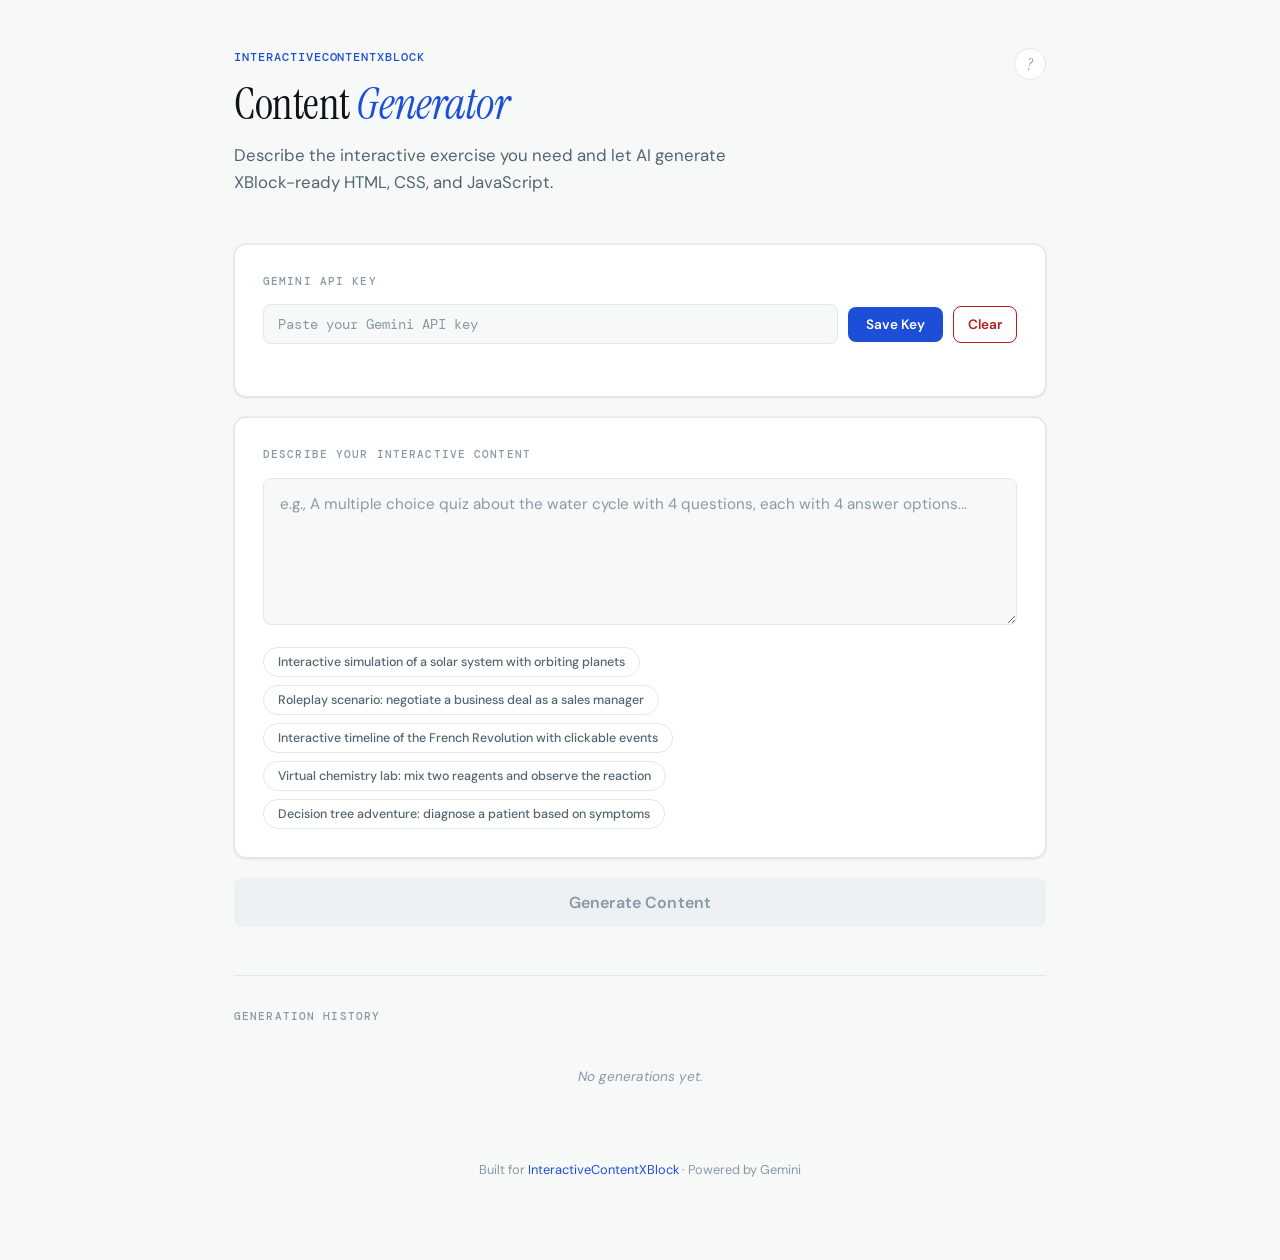
<file: index.html>
<!DOCTYPE html>
<html lang="en">
<head>
<meta charset="UTF-8">
<meta name="viewport" content="width=device-width, initial-scale=1.0">
<title>InteractiveContentXBlock Content Generator</title>
<style>
@import url('https://fonts.googleapis.com/css2?family=DM+Mono:wght@400;500&family=Instrument+Serif:ital@0;1&family=DM+Sans:ital,wght@0,400;0,500;0,600;1,400&display=swap');

*,*::before,*::after{box-sizing:border-box;margin:0;padding:0}

:root {
  --ink: #0f1419;
  --ink-secondary: #536471;
  --ink-tertiary: #8899a6;
  --surface: #ffffff;
  --ground: #f7f9f9;
  --ground-deep: #eef1f3;
  --accent: #1d4ed8;
  --accent-soft: #dbeafe;
  --accent-glow: rgba(29, 78, 216, 0.08);
  --danger: #b91c1c;
  --danger-soft: #fef2f2;
  --success: #15803d;
  --success-soft: #f0fdf4;
  --code-bg: #0f1419;
  --code-text: #e7e9ea;
  --code-accent: #7dd3fc;
  --border: #e1e8ed;
  --radius: 12px;
  --radius-sm: 8px;
  --shadow: 0 1px 3px rgba(15, 20, 25, 0.08), 0 0 0 1px rgba(15, 20, 25, 0.04);
  --shadow-lg: 0 4px 24px rgba(15, 20, 25, 0.12), 0 0 0 1px rgba(15, 20, 25, 0.04);
  --font-display: 'Instrument Serif', Georgia, serif;
  --font-body: 'DM Sans', -apple-system, sans-serif;
  --font-mono: 'DM Mono', 'SF Mono', monospace;
}

html { font-size: 16px; -webkit-font-smoothing: antialiased; }

body {
  font-family: var(--font-body);
  color: var(--ink);
  background: var(--ground);
  min-height: 100vh;
  line-height: 1.6;
}

/* ── Phase visibility ── */
.phase { display: none; }
.phase.active { display: block; }

/* ── Compose Phase (single column) ── */
.page {
  max-width: 860px;
  margin: 0 auto;
  padding: 48px 24px 80px;
}

/* ── Header ── */
.header {
  margin-bottom: 48px;
  position: relative;
}

.header-eyebrow {
  font-family: var(--font-mono);
  font-size: 0.75rem;
  letter-spacing: 0.08em;
  text-transform: uppercase;
  color: var(--accent);
  margin-bottom: 12px;
  font-weight: 500;
}

.header h1 {
  font-family: var(--font-display);
  font-size: clamp(2rem, 5vw, 2.75rem);
  font-weight: 400;
  line-height: 1.15;
  color: var(--ink);
  letter-spacing: -0.01em;
}

.header h1 em {
  font-style: italic;
  color: var(--accent);
}

.header-sub {
  margin-top: 12px;
  font-size: 1.05rem;
  color: var(--ink-secondary);
  max-width: 540px;
}

.info-trigger {
  position: absolute;
  top: 0;
  right: 0;
  width: 32px;
  height: 32px;
  border-radius: 50%;
  border: 1.5px solid var(--border);
  background: var(--surface);
  color: var(--ink-tertiary);
  font-family: var(--font-display);
  font-size: 1rem;
  font-style: italic;
  cursor: pointer;
  display: flex;
  align-items: center;
  justify-content: center;
  transition: all 0.2s;
}
.info-trigger:hover {
  border-color: var(--accent);
  color: var(--accent);
  box-shadow: var(--shadow);
}

.info-tooltip {
  display: none;
  position: absolute;
  top: 44px;
  right: 0;
  width: 320px;
  background: var(--surface);
  border: 1px solid var(--border);
  border-radius: var(--radius);
  padding: 16px 20px;
  font-size: 0.875rem;
  color: var(--ink-secondary);
  line-height: 1.55;
  box-shadow: var(--shadow-lg);
  z-index: 100;
}
.info-tooltip.visible { display: block; }

/* ── Cards ── */
.card {
  background: var(--surface);
  border: 1px solid var(--border);
  border-radius: var(--radius);
  padding: 28px;
  margin-bottom: 20px;
  box-shadow: var(--shadow);
}

.card-label {
  font-family: var(--font-mono);
  font-size: 0.7rem;
  letter-spacing: 0.1em;
  text-transform: uppercase;
  color: var(--ink-tertiary);
  margin-bottom: 14px;
  font-weight: 500;
}

/* ── API Key ── */
.key-row {
  display: flex;
  gap: 10px;
  align-items: center;
}

.key-input {
  flex: 1;
  font-family: var(--font-mono);
  font-size: 0.875rem;
  padding: 10px 14px;
  border: 1.5px solid var(--border);
  border-radius: var(--radius-sm);
  background: var(--ground);
  color: var(--ink);
  outline: none;
  transition: border-color 0.2s;
}
.key-input:focus { border-color: var(--accent); }
.key-input::placeholder { color: var(--ink-tertiary); }

.key-status {
  font-size: 0.8rem;
  margin-top: 8px;
  min-height: 1.2em;
  font-weight: 500;
}
.key-status.saved { color: var(--success); }
.key-status.cleared { color: var(--ink-tertiary); }

/* ── Buttons ── */
.btn {
  font-family: var(--font-body);
  font-size: 0.85rem;
  font-weight: 600;
  padding: 9px 18px;
  border: none;
  border-radius: var(--radius-sm);
  cursor: pointer;
  transition: all 0.15s;
  white-space: nowrap;
}

.btn-primary {
  background: var(--accent);
  color: white;
}
.btn-primary:hover { background: #1e40af; }
.btn-primary:disabled {
  background: var(--ground-deep);
  color: var(--ink-tertiary);
  cursor: not-allowed;
}

.btn-secondary {
  background: var(--ground);
  color: var(--ink-secondary);
  border: 1.5px solid var(--border);
}
.btn-secondary:hover { background: var(--ground-deep); border-color: var(--ink-tertiary); }

.btn-danger {
  background: transparent;
  color: var(--danger);
  border: 1.5px solid var(--danger);
  padding: 9px 14px;
}
.btn-danger:hover { background: var(--danger-soft); }

/* ── Prompt Area ── */
.prompt-textarea {
  width: 100%;
  font-family: var(--font-body);
  font-size: 0.95rem;
  padding: 14px 16px;
  border: 1.5px solid var(--border);
  border-radius: var(--radius-sm);
  background: var(--ground);
  color: var(--ink);
  resize: vertical;
  outline: none;
  line-height: 1.55;
  transition: border-color 0.2s;
}
.prompt-textarea:focus { border-color: var(--accent); }
.prompt-textarea::placeholder { color: var(--ink-tertiary); }

.chips {
  display: flex;
  flex-wrap: wrap;
  gap: 8px;
  margin-top: 14px;
}

.chip {
  font-family: var(--font-body);
  font-size: 0.78rem;
  padding: 6px 14px;
  border-radius: 100px;
  border: 1.5px solid var(--border);
  background: var(--surface);
  color: var(--ink-secondary);
  cursor: pointer;
  transition: all 0.15s;
  font-weight: 500;
}
.chip:hover {
  border-color: var(--accent);
  color: var(--accent);
  background: var(--accent-glow);
}

/* ── Generate Button ── */
.generate-wrap { margin-bottom: 20px; }

.btn-generate {
  width: 100%;
  font-family: var(--font-body);
  font-size: 1rem;
  font-weight: 600;
  padding: 14px 24px;
  border: none;
  border-radius: var(--radius-sm);
  background: var(--ink);
  color: white;
  cursor: pointer;
  transition: all 0.2s;
  display: flex;
  align-items: center;
  justify-content: center;
  gap: 10px;
  letter-spacing: 0.01em;
}
.btn-generate:hover { background: #1a2633; }
.btn-generate:disabled {
  background: var(--ground-deep);
  color: var(--ink-tertiary);
  cursor: not-allowed;
}

.spinner {
  display: inline-block;
  width: 16px;
  height: 16px;
  border: 2px solid rgba(255,255,255,0.25);
  border-top-color: #fff;
  border-radius: 50%;
  animation: spin 0.55s linear infinite;
}
@keyframes spin { to { transform: rotate(360deg); } }

/* ── Error Alert ── */
.error-alert {
  display: none;
  background: var(--danger-soft);
  border: 1px solid #fecaca;
  border-radius: var(--radius-sm);
  padding: 14px 18px;
  margin-bottom: 20px;
  color: var(--danger);
  font-size: 0.9rem;
  line-height: 1.5;
  position: relative;
}
.error-alert.visible { display: block; animation: slideIn 0.25s ease-out; }

.error-dismiss {
  position: absolute;
  top: 10px;
  right: 12px;
  background: none;
  border: none;
  color: var(--danger);
  font-size: 1.1rem;
  cursor: pointer;
  padding: 4px;
  line-height: 1;
  opacity: 0.6;
}
.error-dismiss:hover { opacity: 1; }

@keyframes slideIn { from { opacity: 0; transform: translateY(8px); } to { opacity: 1; transform: translateY(0); } }

/* ── Divider ── */
.divider {
  height: 1px;
  background: var(--border);
  margin: 32px 0;
}

/* ── History ── */
.history-section {
  margin-top: 48px;
}

.history-header {
  display: flex;
  align-items: center;
  justify-content: space-between;
  margin-bottom: 16px;
}

.history-list {
  display: flex;
  flex-direction: column;
  gap: 10px;
}

.history-item {
  background: var(--surface);
  border: 1px solid var(--border);
  border-radius: var(--radius-sm);
  padding: 14px 18px;
  display: flex;
  align-items: center;
  justify-content: space-between;
  gap: 12px;
  box-shadow: var(--shadow);
  cursor: pointer;
  transition: all 0.15s;
}
.history-item:hover { border-color: var(--accent); background: var(--accent-glow); }

.history-item-info { flex: 1; min-width: 0; }

.history-item-prompt {
  font-size: 0.9rem;
  color: var(--ink);
  font-weight: 500;
  white-space: nowrap;
  overflow: hidden;
  text-overflow: ellipsis;
}

.history-item-time {
  font-family: var(--font-mono);
  font-size: 0.72rem;
  color: var(--ink-tertiary);
  margin-top: 3px;
}

.history-item-actions {
  display: flex;
  gap: 6px;
  flex-shrink: 0;
}

.btn-hist {
  font-family: var(--font-mono);
  font-size: 0.68rem;
  padding: 4px 10px;
  border-radius: 4px;
  border: 1px solid var(--border);
  background: var(--surface);
  color: var(--ink-secondary);
  cursor: pointer;
  transition: all 0.15s;
  letter-spacing: 0.03em;
}
.btn-hist:hover { border-color: var(--ink-tertiary); background: var(--ground); }
.btn-hist.delete { color: var(--danger); border-color: transparent; }
.btn-hist.delete:hover { background: var(--danger-soft); border-color: #fecaca; }

.history-empty {
  text-align: center;
  color: var(--ink-tertiary);
  font-size: 0.85rem;
  padding: 24px;
  font-style: italic;
}

/* ── Footer ── */
.footer {
  text-align: center;
  margin-top: 48px;
  font-size: 0.8rem;
  color: var(--ink-tertiary);
}
.footer a {
  color: var(--accent);
  text-decoration: none;
}
.footer a:hover { text-decoration: underline; }

/* ══════════════════════════════════════ */
/* ── REVIEW PHASE: Canvas Split Pane ── */
/* ══════════════════════════════════════ */

.review-layout {
  display: flex;
  height: 100vh;
  overflow: hidden;
}

/* ── Left: Chat Panel ── */
.chat-panel {
  width: 40%;
  min-width: 320px;
  display: flex;
  flex-direction: column;
  border-right: 1px solid var(--border);
  background: var(--surface);
}

.chat-top-bar {
  padding: 16px 20px;
  border-bottom: 1px solid var(--border);
  display: flex;
  align-items: center;
  gap: 12px;
  flex-shrink: 0;
}

.btn-back {
  font-family: var(--font-body);
  font-size: 0.82rem;
  font-weight: 600;
  padding: 7px 14px;
  border: 1.5px solid var(--border);
  border-radius: var(--radius-sm);
  background: var(--surface);
  color: var(--ink-secondary);
  cursor: pointer;
  transition: all 0.15s;
  display: flex;
  align-items: center;
  gap: 6px;
}
.btn-back:hover { background: var(--ground); border-color: var(--ink-tertiary); }
.btn-back svg { width: 14px; height: 14px; }

.chat-top-title {
  font-family: var(--font-mono);
  font-size: 0.7rem;
  letter-spacing: 0.08em;
  text-transform: uppercase;
  color: var(--ink-tertiary);
  font-weight: 500;
}

.chat-messages {
  flex: 1;
  overflow-y: auto;
  padding: 20px;
  display: flex;
  flex-direction: column;
  gap: 12px;
}

.chat-messages::-webkit-scrollbar { width: 5px; }
.chat-messages::-webkit-scrollbar-track { background: transparent; }
.chat-messages::-webkit-scrollbar-thumb { background: var(--border); border-radius: 3px; }

/* ── Chat Bubbles ── */
.chat-msg {
  max-width: 88%;
  padding: 10px 14px;
  border-radius: 14px;
  font-size: 0.88rem;
  line-height: 1.5;
  word-break: break-word;
  animation: slideIn 0.2s ease-out;
}

.chat-msg.user {
  align-self: flex-end;
  background: var(--accent);
  color: white;
  border-bottom-right-radius: 4px;
}

.chat-msg.ai {
  align-self: flex-start;
  background: var(--ground);
  color: var(--ink);
  border-bottom-left-radius: 4px;
}

.chat-msg.ai.success {
  background: var(--success-soft);
  color: var(--success);
  border: 1px solid #bbf7d0;
}

.chat-msg.ai.error {
  background: var(--danger-soft);
  color: var(--danger);
  border: 1px solid #fecaca;
}

.chat-msg.ai.loading {
  background: var(--ground);
  color: var(--ink-tertiary);
}

.chat-msg-time {
  font-family: var(--font-mono);
  font-size: 0.62rem;
  color: var(--ink-tertiary);
  margin-top: 4px;
  opacity: 0.7;
}
.chat-msg.user .chat-msg-time { color: rgba(255,255,255,0.6); text-align: right; }

/* ── Chat Input ── */
.chat-input-area {
  padding: 16px 20px;
  border-top: 1px solid var(--border);
  background: var(--surface);
  flex-shrink: 0;
}

.chat-input-row {
  display: flex;
  gap: 8px;
  align-items: flex-end;
}

.chat-textarea {
  flex: 1;
  font-family: var(--font-body);
  font-size: 0.9rem;
  padding: 10px 14px;
  border: 1.5px solid var(--border);
  border-radius: var(--radius-sm);
  background: var(--ground);
  color: var(--ink);
  resize: none;
  outline: none;
  line-height: 1.5;
  min-height: 42px;
  max-height: 120px;
  transition: border-color 0.2s;
}
.chat-textarea:focus { border-color: var(--accent); }
.chat-textarea::placeholder { color: var(--ink-tertiary); }

.btn-send {
  font-family: var(--font-body);
  font-size: 0.85rem;
  font-weight: 600;
  padding: 10px 18px;
  border: none;
  border-radius: var(--radius-sm);
  background: var(--ink);
  color: white;
  cursor: pointer;
  transition: all 0.15s;
  white-space: nowrap;
  flex-shrink: 0;
}
.btn-send:hover { background: #1a2633; }
.btn-send:disabled { background: var(--ground-deep); color: var(--ink-tertiary); cursor: not-allowed; }

/* ── Right: Canvas Panel ── */
.canvas-panel {
  flex: 1;
  display: flex;
  flex-direction: column;
  overflow: hidden;
  background: var(--ground);
}

/* ── Preview Area ── */
.canvas-preview {
  flex: 1;
  min-height: 0;
  display: flex;
  flex-direction: column;
}

.canvas-preview-header {
  display: flex;
  align-items: center;
  justify-content: space-between;
  padding: 12px 20px;
  border-bottom: 1px solid var(--border);
  background: var(--surface);
  flex-shrink: 0;
}

.canvas-preview-label {
  font-family: var(--font-mono);
  font-size: 0.7rem;
  letter-spacing: 0.1em;
  text-transform: uppercase;
  color: var(--ink-tertiary);
  font-weight: 500;
}

.canvas-preview-badge {
  font-family: var(--font-mono);
  font-size: 0.62rem;
  padding: 3px 10px;
  border-radius: 100px;
  background: var(--accent-soft);
  color: var(--accent);
  font-weight: 500;
  letter-spacing: 0.04em;
}

.canvas-iframe-wrap {
  flex: 1;
  min-height: 0;
  background: var(--surface);
}

.canvas-iframe {
  width: 100%;
  height: 100%;
  border: none;
  display: block;
}

/* ── Tab Bar ── */
.canvas-tabs {
  display: flex;
  border-top: 1px solid var(--border);
  background: var(--surface);
  flex-shrink: 0;
  overflow-x: auto;
}

.canvas-tab {
  font-family: var(--font-mono);
  font-size: 0.72rem;
  letter-spacing: 0.06em;
  text-transform: uppercase;
  font-weight: 500;
  padding: 10px 18px;
  border: none;
  background: transparent;
  color: var(--ink-tertiary);
  cursor: pointer;
  transition: all 0.15s;
  border-top: 2px solid transparent;
  white-space: nowrap;
}
.canvas-tab:hover { color: var(--ink-secondary); background: var(--ground); }
.canvas-tab.active { color: var(--accent); border-top-color: var(--accent); background: var(--accent-glow); }

/* ── Tab Content ── */
.canvas-tab-content {
  display: none;
  overflow-y: auto;
  background: var(--ground);
}
.canvas-tab-content.active {
  display: block;
}

/* Tab content when preview is active (tabs below preview) */
.canvas-tab-content.tab-panel {
  max-height: 45vh;
  border-top: 1px solid var(--border);
}

/* ── Code panels inside tabs ── */
.tab-code-panel {
  background: var(--code-bg);
  border-radius: 0;
  overflow: hidden;
}

.tab-code-header {
  display: flex;
  align-items: center;
  justify-content: space-between;
  padding: 10px 16px;
  background: rgba(255,255,255,0.04);
  border-bottom: 1px solid rgba(255,255,255,0.06);
}

.tab-code-lang {
  font-family: var(--font-mono);
  font-size: 0.7rem;
  letter-spacing: 0.1em;
  text-transform: uppercase;
  font-weight: 500;
}
.tab-code-lang.html { color: #f97316; }
.tab-code-lang.css { color: #a78bfa; }
.tab-code-lang.js { color: #fbbf24; }

.btn-copy {
  font-family: var(--font-mono);
  font-size: 0.7rem;
  padding: 4px 12px;
  border-radius: 4px;
  border: 1px solid rgba(255,255,255,0.12);
  background: transparent;
  color: var(--code-text);
  cursor: pointer;
  transition: all 0.15s;
  letter-spacing: 0.04em;
}
.btn-copy:hover { background: rgba(255,255,255,0.08); border-color: rgba(255,255,255,0.25); }
.btn-copy.copied { color: #4ade80; border-color: #4ade80; }

.tab-code-body {
  padding: 18px 20px;
  overflow-x: auto;
  max-height: 400px;
  overflow-y: auto;
}

.tab-code-body pre {
  margin: 0;
  font-family: var(--font-mono);
  font-size: 0.82rem;
  line-height: 1.65;
  color: var(--code-text);
  white-space: pre-wrap;
  word-break: break-word;
}

.tab-code-body::-webkit-scrollbar { width: 6px; height: 6px; }
.tab-code-body::-webkit-scrollbar-track { background: transparent; }
.tab-code-body::-webkit-scrollbar-thumb { background: rgba(255,255,255,0.12); border-radius: 3px; }

/* ── Grading Tab ── */
.grading-form {
  padding: 24px;
}

.grading-section {
  margin-bottom: 20px;
}

.grading-section-label {
  font-family: var(--font-mono);
  font-size: 0.68rem;
  letter-spacing: 0.1em;
  text-transform: uppercase;
  color: var(--ink-tertiary);
  font-weight: 500;
  margin-bottom: 10px;
}

.grading-row {
  display: flex;
  align-items: center;
  gap: 12px;
  margin-bottom: 10px;
}

.grading-label {
  font-size: 0.88rem;
  color: var(--ink);
  font-weight: 500;
  min-width: 160px;
}

.grading-select, .grading-input {
  font-family: var(--font-body);
  font-size: 0.88rem;
  padding: 8px 12px;
  border: 1.5px solid var(--border);
  border-radius: var(--radius-sm);
  background: var(--surface);
  color: var(--ink);
  outline: none;
  transition: border-color 0.2s;
}
.grading-select:focus, .grading-input:focus { border-color: var(--accent); }
.grading-select { cursor: pointer; }
.grading-input { flex: 1; }
.grading-input::placeholder { color: var(--ink-tertiary); }

.grading-hidden { display: none; }

/* Multi-field rows */
.grading-field-row {
  display: flex;
  gap: 8px;
  margin-bottom: 8px;
  align-items: center;
}

.grading-field-input {
  font-family: var(--font-body);
  font-size: 0.85rem;
  padding: 7px 10px;
  border: 1.5px solid var(--border);
  border-radius: var(--radius-sm);
  background: var(--surface);
  color: var(--ink);
  outline: none;
  flex: 1;
  transition: border-color 0.2s;
}
.grading-field-input:focus { border-color: var(--accent); }
.grading-field-input::placeholder { color: var(--ink-tertiary); }

.grading-remove-btn {
  background: none;
  border: none;
  color: var(--danger);
  font-size: 1.2rem;
  cursor: pointer;
  padding: 0 6px;
  line-height: 1;
  opacity: 0.6;
  transition: opacity 0.15s;
}
.grading-remove-btn:hover { opacity: 1; }

.grading-add-btn {
  font-family: var(--font-mono);
  font-size: 0.72rem;
  padding: 5px 12px;
  border: 1.5px dashed var(--border);
  border-radius: var(--radius-sm);
  background: transparent;
  color: var(--ink-tertiary);
  cursor: pointer;
  transition: all 0.15s;
}
.grading-add-btn:hover { border-color: var(--accent); color: var(--accent); }

/* Test grading */
.test-grading-section {
  margin-top: 24px;
  padding-top: 20px;
  border-top: 1px solid var(--border);
}

.test-input-area {
  margin-bottom: 12px;
}

.test-input-label {
  font-size: 0.82rem;
  color: var(--ink-secondary);
  margin-bottom: 6px;
}

.test-json-textarea {
  width: 100%;
  font-family: var(--font-mono);
  font-size: 0.82rem;
  padding: 10px 12px;
  border: 1.5px solid var(--border);
  border-radius: var(--radius-sm);
  background: var(--ground);
  color: var(--ink);
  resize: vertical;
  outline: none;
  line-height: 1.5;
}
.test-json-textarea:focus { border-color: var(--accent); }

.test-single-input, .test-multi-input {
  font-family: var(--font-body);
  font-size: 0.85rem;
  padding: 7px 10px;
  border: 1.5px solid var(--border);
  border-radius: var(--radius-sm);
  background: var(--surface);
  color: var(--ink);
  outline: none;
  transition: border-color 0.2s;
}
.test-single-input:focus, .test-multi-input:focus { border-color: var(--accent); }
.test-single-input { width: 100%; }
.test-multi-input { flex: 1; }
.test-single-input::placeholder, .test-multi-input::placeholder { color: var(--ink-tertiary); }

.btn-test {
  font-family: var(--font-body);
  font-size: 0.82rem;
  font-weight: 600;
  padding: 8px 16px;
  border: 1.5px solid var(--accent);
  border-radius: var(--radius-sm);
  background: var(--accent-glow);
  color: var(--accent);
  cursor: pointer;
  transition: all 0.15s;
}
.btn-test:hover { background: var(--accent-soft); }

.test-result {
  display: none;
  margin-top: 12px;
  padding: 12px 16px;
  border-radius: var(--radius-sm);
  font-size: 0.85rem;
  line-height: 1.5;
}
.test-result.visible { display: block; animation: slideIn 0.2s ease-out; }
.test-result.correct { background: var(--success-soft); color: var(--success); border: 1px solid #bbf7d0; }
.test-result.incorrect { background: var(--danger-soft); color: var(--danger); border: 1px solid #fecaca; }
.test-result.warn { background: #fff3cd; color: #856404; border: 1px solid #ffc107; }

/* ── Export Tab ── */
.export-section {
  padding: 24px;
}

.export-panel {
  background: var(--code-bg);
  border-radius: var(--radius);
  overflow: hidden;
  box-shadow: var(--shadow);
}

.export-header {
  display: flex;
  align-items: center;
  justify-content: space-between;
  padding: 10px 16px;
  background: rgba(255,255,255,0.04);
  border-bottom: 1px solid rgba(255,255,255,0.06);
}

.export-label {
  font-family: var(--font-mono);
  font-size: 0.7rem;
  letter-spacing: 0.1em;
  text-transform: uppercase;
  font-weight: 500;
  color: var(--code-accent);
}

.export-body {
  padding: 18px 20px;
  overflow-x: auto;
  max-height: 500px;
  overflow-y: auto;
}

.export-body pre {
  margin: 0;
  font-family: var(--font-mono);
  font-size: 0.8rem;
  line-height: 1.65;
  color: var(--code-text);
  white-space: pre-wrap;
  word-break: break-word;
}

.export-body::-webkit-scrollbar { width: 6px; }
.export-body::-webkit-scrollbar-track { background: transparent; }
.export-body::-webkit-scrollbar-thumb { background: rgba(255,255,255,0.12); border-radius: 3px; }

.export-hint {
  margin-top: 12px;
  font-size: 0.8rem;
  color: var(--ink-tertiary);
  line-height: 1.5;
}

/* ── Responsive ── */
@media (max-width: 900px) {
  .review-layout {
    flex-direction: column;
    height: auto;
    min-height: 100vh;
  }
  .chat-panel {
    width: 100%;
    min-width: 0;
    border-right: none;
    border-bottom: 1px solid var(--border);
    max-height: 45vh;
  }
  .canvas-panel {
    min-height: 55vh;
  }
}

@media (max-width: 640px) {
  .page { padding: 32px 16px 60px; }
  .header { margin-bottom: 32px; }
  .card { padding: 20px; }
  .key-row { flex-direction: column; align-items: stretch; }
  .key-row .btn { text-align: center; }
  .chips { gap: 6px; }
  .chip { font-size: 0.72rem; padding: 5px 11px; }
  .grading-row { flex-direction: column; align-items: stretch; gap: 6px; }
  .grading-label { min-width: auto; }
}
</style>
</head>
<body>

<!-- ══════════════════════════════════ -->
<!-- ── PHASE 1: COMPOSE             ── -->
<!-- ══════════════════════════════════ -->
<div id="composePhase" class="phase active">
<div class="page">

  <!-- Header -->
  <header class="header">
    <div class="header-eyebrow">InteractiveContentXBlock</div>
    <h1>Content <em>Generator</em></h1>
    <p class="header-sub">Describe the interactive exercise you need and let AI generate XBlock-ready HTML, CSS, and JavaScript.</p>
    <button class="info-trigger" onclick="toggleInfo()" aria-label="Info">?</button>
    <div class="info-tooltip" id="infoTooltip">
      This tool uses the Gemini API to generate content compatible with the InteractiveContentXBlock XBlock for Open edX. Your API key is stored only in your browser's localStorage and is sent directly to Google's API &mdash; never to any other server.
    </div>
  </header>

  <!-- API Key -->
  <div class="card">
    <div class="card-label">Gemini API Key</div>
    <div class="key-row">
      <input type="password" class="key-input" id="apiKeyInput" placeholder="Paste your Gemini API key" autocomplete="off" />
      <button class="btn btn-primary" onclick="saveApiKey()">Save Key</button>
      <button class="btn btn-danger" onclick="clearApiKey()">Clear</button>
    </div>
    <div class="key-status" id="keyStatus"></div>
  </div>

  <!-- Prompt -->
  <div class="card">
    <div class="card-label">Describe your interactive content</div>
    <textarea class="prompt-textarea" id="promptInput" rows="5" placeholder="e.g., A multiple choice quiz about the water cycle with 4 questions, each with 4 answer options..."></textarea>
    <div class="chips">
      <button class="chip" onclick="setPrompt(this)">Interactive simulation of a solar system with orbiting planets</button>
      <button class="chip" onclick="setPrompt(this)">Roleplay scenario: negotiate a business deal as a sales manager</button>
      <button class="chip" onclick="setPrompt(this)">Interactive timeline of the French Revolution with clickable events</button>
      <button class="chip" onclick="setPrompt(this)">Virtual chemistry lab: mix two reagents and observe the reaction</button>
      <button class="chip" onclick="setPrompt(this)">Decision tree adventure: diagnose a patient based on symptoms</button>
    </div>
  </div>

  <!-- Generate -->
  <div class="generate-wrap">
    <button class="btn-generate" id="generateBtn" onclick="generateContent()" disabled>
      <span id="generateText">Generate Content</span>
    </button>
  </div>

  <!-- Error -->
  <div class="error-alert" id="errorAlert">
    <button class="error-dismiss" onclick="hideError()">&times;</button>
    <span id="errorMessage"></span>
  </div>

  <!-- History -->
  <div class="history-section" id="historySection">
    <div class="divider"></div>
    <div class="history-header">
      <span class="card-label" style="margin-bottom:0;">Generation History</span>
      <button class="btn btn-secondary" onclick="clearHistory()" id="clearHistoryBtn" style="font-size:0.75rem;padding:5px 12px;">Clear All</button>
    </div>
    <div class="history-list" id="historyList"></div>
  </div>

  <div class="footer">
    Built for <a href="https://github.com/blend-ed/interactive-content-xblock" target="_blank">InteractiveContentXBlock</a> &middot; Powered by Gemini
  </div>

</div>
</div>

<!-- ══════════════════════════════════ -->
<!-- ── PHASE 2: REVIEW (Canvas)     ── -->
<!-- ══════════════════════════════════ -->
<div id="reviewPhase" class="phase">
<div class="review-layout">

  <!-- Left: Chat Panel -->
  <div class="chat-panel">
    <div class="chat-top-bar">
      <button class="btn-back" onclick="backToCompose()">
        <svg viewBox="0 0 24 24" fill="none" stroke="currentColor" stroke-width="2" stroke-linecap="round" stroke-linejoin="round"><path d="M19 12H5"/><path d="M12 19l-7-7 7-7"/></svg>
        New
      </button>
      <span class="chat-top-title">Refinement Chat</span>
    </div>
    <div class="chat-messages" id="chatMessages"></div>
    <div class="chat-input-area">
      <div class="chat-input-row">
        <textarea class="chat-textarea" id="refineInput" rows="2" placeholder="Describe changes to refine the content..." onkeydown="handleRefineKey(event)"></textarea>
        <button class="btn-send" id="refineBtn" onclick="refineContent()">Send</button>
      </div>
    </div>
  </div>

  <!-- Right: Canvas Panel -->
  <div class="canvas-panel">
    <!-- Preview -->
    <div class="canvas-preview" id="canvasPreviewWrap">
      <div class="canvas-preview-header">
        <span class="canvas-preview-label">Live Preview</span>
        <span class="canvas-preview-badge">submitInteraction() mocked</span>
      </div>
      <div class="canvas-iframe-wrap">
        <iframe id="canvasPreviewFrame" class="canvas-iframe" sandbox="allow-scripts"></iframe>
      </div>
    </div>

    <!-- Tab Bar -->
    <div class="canvas-tabs" id="canvasTabs">
      <button class="canvas-tab active" data-tab="preview" onclick="switchTab('preview')">Preview</button>
      <button class="canvas-tab" data-tab="html" onclick="switchTab('html')">HTML</button>
      <button class="canvas-tab" data-tab="css" onclick="switchTab('css')">CSS</button>
      <button class="canvas-tab" data-tab="js" onclick="switchTab('js')">JS</button>
      <button class="canvas-tab" data-tab="grading" onclick="switchTab('grading')">Grading</button>
      <button class="canvas-tab" data-tab="export" onclick="switchTab('export')">Export</button>
    </div>

    <!-- Tab: HTML -->
    <div class="canvas-tab-content tab-panel" id="tabHtml">
      <div class="tab-code-panel">
        <div class="tab-code-header">
          <span class="tab-code-lang html">HTML</span>
          <button class="btn-copy" onclick="copyCode('codeHtml', this)">Copy</button>
        </div>
        <div class="tab-code-body"><pre id="codeHtml"></pre></div>
      </div>
    </div>

    <!-- Tab: CSS -->
    <div class="canvas-tab-content tab-panel" id="tabCss">
      <div class="tab-code-panel">
        <div class="tab-code-header">
          <span class="tab-code-lang css">CSS</span>
          <button class="btn-copy" onclick="copyCode('codeCss', this)">Copy</button>
        </div>
        <div class="tab-code-body"><pre id="codeCss"></pre></div>
      </div>
    </div>

    <!-- Tab: JS -->
    <div class="canvas-tab-content tab-panel" id="tabJs">
      <div class="tab-code-panel">
        <div class="tab-code-header">
          <span class="tab-code-lang js">JavaScript</span>
          <button class="btn-copy" onclick="copyCode('codeJs', this)">Copy</button>
        </div>
        <div class="tab-code-body"><pre id="codeJs"></pre></div>
      </div>
    </div>

    <!-- Tab: Grading -->
    <div class="canvas-tab-content tab-panel" id="tabGrading">
      <div class="grading-form">
        <div class="grading-section">
          <div class="grading-section-label">Assessment Settings</div>

          <div class="grading-row">
            <span class="grading-label">Auto-grading</span>
            <select class="grading-select" id="gcAutoGrade" onchange="updateGradingUI()">
              <option value="0">Disabled</option>
              <option value="1">Enabled</option>
            </select>
          </div>

          <div class="grading-row">
            <span class="grading-label">Weight (points)</span>
            <input class="grading-input" id="gcWeight" type="number" min="0" value="1" style="max-width:100px;" onchange="updateStudioExport()" />
          </div>

          <div class="grading-row" id="gcModeRow" style="display:none;">
            <span class="grading-label">Grading mode</span>
            <select class="grading-select" id="gcMode" onchange="updateGradingUI()">
              <option value="none">None (JS controls grading)</option>
              <option value="single">Single answer</option>
              <option value="multi">Multiple fields</option>
            </select>
          </div>
        </div>

        <!-- Single answer panel -->
        <div class="grading-section grading-hidden" id="gcSinglePanel">
          <div class="grading-section-label">Correct Answer</div>
          <div class="grading-row">
            <span class="grading-label">Expected answer</span>
            <input class="grading-input" id="gcSingleAnswer" type="text" placeholder="e.g., Paris" oninput="updateStudioExport()" />
          </div>
        </div>

        <!-- Multi-field panel -->
        <div class="grading-section grading-hidden" id="gcMultiPanel">
          <div class="grading-section-label">Answer Fields</div>
          <div id="gcFieldsList"></div>
          <button class="grading-add-btn" onclick="addGradingField('', '')">+ Add Field</button>
        </div>

        <!-- Feedback -->
        <div class="grading-section">
          <div class="grading-section-label">Feedback Messages</div>
          <div class="grading-row">
            <span class="grading-label">Correct feedback</span>
            <input class="grading-input" id="gcCorrectFeedback" type="text" placeholder="e.g., Well done!" oninput="updateStudioExport()" />
          </div>
          <div class="grading-row">
            <span class="grading-label">Incorrect feedback</span>
            <input class="grading-input" id="gcIncorrectFeedback" type="text" placeholder="e.g., Try again." oninput="updateStudioExport()" />
          </div>
        </div>

        <!-- Display options -->
        <div class="grading-section">
          <div class="grading-section-label">Display Options</div>
          <div class="grading-row">
            <span class="grading-label">Show feedback to learners</span>
            <select class="grading-select" id="gcShowFeedback" onchange="updateStudioExport()">
              <option value="1" selected>Yes</option>
              <option value="0">No</option>
            </select>
          </div>
          <div class="grading-row">
            <span class="grading-label">Show previous response</span>
            <select class="grading-select" id="gcShowPrevious" onchange="updateStudioExport()">
              <option value="1" selected>Yes</option>
              <option value="0">No</option>
            </select>
          </div>
        </div>

        <!-- Test Grading -->
        <div class="test-grading-section">
          <div class="grading-section-label">Test Grading</div>
          <div class="test-input-area" id="gcTestInputs"></div>
          <button class="btn-test" onclick="runGradingTest()">Run Test</button>
          <div class="test-result" id="gcTestResult"></div>
        </div>
      </div>
    </div>

    <!-- Tab: Export -->
    <div class="canvas-tab-content tab-panel" id="tabExport">
      <div class="export-section">
        <div class="export-panel">
          <div class="export-header">
            <span class="export-label">Studio Configuration JSON</span>
            <button class="btn-copy" onclick="copyCode('exportJson', this)">Copy</button>
          </div>
          <div class="export-body"><pre id="exportJson"></pre></div>
        </div>
        <p class="export-hint">Copy this JSON and paste the individual values into the XBlock Studio editor fields. The <code>correct_answers</code> object maps directly to the grading configuration.</p>
      </div>
    </div>

  </div><!-- /canvas-panel -->

</div><!-- /review-layout -->
</div><!-- /reviewPhase -->

<script>
var SYSTEM_PROMPT = [
  'You are an expert content developer for the Open edX InteractiveContentXBlock XBlock. Generate interactive educational content as three separate code blocks: HTML, CSS, and JavaScript.',
  '',
  '## How the XBlock Works',
  'The XBlock renders author content inside an Open edX course:',
  '- HTML goes into a <div class="interactive-content"> container',
  '- CSS is injected via a <style> tag',
  '- JavaScript is executed via eval() in global scope',
  '',
  '## The submitInteraction API',
  'A global function submitInteraction(data) is available. It sends learner responses to the backend for grading and tracking.',
  '',
  'Key fields in the data object:',
  '- answer (string) \u2014 The learner\'s answer',
  '- correct (boolean) \u2014 Whether the answer is correct. true = full score, false = 0',
  '- feedback (string, optional) \u2014 Custom feedback message',
  '- timeSpent (number, optional) \u2014 Seconds spent, from a start timer',
  '',
  'Example:',
  'submitInteraction({',
  '    answer: "Paris",',
  '    correct: true,',
  '    timeSpent: 12',
  '});',
  '',
  '## RULES \u2014 You MUST follow these:',
  '1. NO ES6 modules \u2014 no import or export',
  '2. Use var for variables and function declarations (not let/const) for eval() compatibility',
  '3. All functions referenced in onclick/onchange HTML attributes must be top-level function declarations',
  '4. jQuery is available as $',
  '5. Always include var startTime = Date.now(); at the top and pass timeSpent in every submitInteraction call',
  '6. NO arrow functions in HTML attribute handlers',
  '7. NO external resources (images, scripts, stylesheets) \u2014 everything self-contained',
  '8. HTML should work inside a <div> \u2014 no <html>, <head>, or <body> tags',
  '9. Make the content visually appealing with good CSS styling',
  '10. Use unique class names prefixed with your component name to avoid CSS conflicts',
  '',
  '## Output Format',
  'Output EXACTLY three fenced code blocks in this order. No other text before, between, or after them:',
  '',
  '```html',
  '(HTML here)',
  '```',
  '',
  '```css',
  '(CSS here)',
  '```',
  '',
  '```js',
  '(JavaScript here)',
  '```',
  '',
  '## Reference Example',
  '',
  '```html',
  '<div class="quiz">',
  '  <h3>Sample Quiz</h3>',
  '  <p>What is the capital of France?</p>',
  '  <div class="options">',
  '    <button onclick="submitAnswer(\'Paris\')">Paris</button>',
  '    <button onclick="submitAnswer(\'London\')">London</button>',
  '    <button onclick="submitAnswer(\'Berlin\')">Berlin</button>',
  '  </div>',
  '</div>',
  '```',
  '',
  '```css',
  '.quiz { padding: 20px; border: 2px solid #007bff; border-radius: 8px; background: #f8f9fa; }',
  '.options { display: flex; gap: 10px; margin-top: 12px; }',
  '.options button { padding: 10px 20px; border: 1px solid #007bff; border-radius: 4px; background: white; cursor: pointer; }',
  '.options button:hover { background: #007bff; color: white; }',
  '```',
  '',
  '```js',
  'var startTime = Date.now();',
  'function submitAnswer(answer) {',
  '  submitInteraction({',
  '    answer: answer,',
  '    correct: answer === "Paris",',
  '    timeSpent: Math.round((Date.now() - startTime) / 1000)',
  '  });',
  '}',
  '```',
  '',
  'Now generate the interactive content the user describes below.'
].join('\n');

// ── State ──
var apiKey = '';
var appPhase = 'compose';
var currentContent = null;  // { prompt, html, css, js }
var chatMessages = [];
var activeTab = 'preview';
var isRefining = false;

// ── Init ──
function initApp() {
  apiKey = localStorage.getItem('gemini_api_key') || '';
  if (apiKey) {
    document.getElementById('apiKeyInput').value = apiKey;
    showKeyStatus('Key saved', 'saved');
  }
  updateGenerateBtn();
  document.getElementById('promptInput').addEventListener('input', updateGenerateBtn);
  renderHistory();
  updateGradingUI();
  updateTestInputs();
}

// ══════════════════════════════
// ── API Key Management      ──
// ══════════════════════════════

function saveApiKey() {
  var val = document.getElementById('apiKeyInput').value.trim();
  if (!val) return;
  apiKey = val;
  localStorage.setItem('gemini_api_key', val);
  showKeyStatus('Key saved', 'saved');
  updateGenerateBtn();
}

function clearApiKey() {
  apiKey = '';
  localStorage.removeItem('gemini_api_key');
  document.getElementById('apiKeyInput').value = '';
  showKeyStatus('Key cleared', 'cleared');
  updateGenerateBtn();
}

function showKeyStatus(text, cls) {
  var el = document.getElementById('keyStatus');
  el.textContent = text;
  el.className = 'key-status ' + cls;
}

// ══════════════════════════════
// ── Compose Phase            ──
// ══════════════════════════════

function setPrompt(chip) {
  document.getElementById('promptInput').value = chip.textContent;
  updateGenerateBtn();
}

function updateGenerateBtn() {
  var key = apiKey || localStorage.getItem('gemini_api_key') || '';
  var prompt = document.getElementById('promptInput').value.trim();
  document.getElementById('generateBtn').disabled = !key || !prompt;
}

function toggleInfo() {
  document.getElementById('infoTooltip').classList.toggle('visible');
}

function showError(msg) {
  document.getElementById('errorMessage').textContent = msg;
  document.getElementById('errorAlert').classList.add('visible');
}
function hideError() {
  document.getElementById('errorAlert').classList.remove('visible');
}

// ══════════════════════════════
// ── Phase Transitions        ──
// ══════════════════════════════

function setPhase(phase) {
  appPhase = phase;
  document.getElementById('composePhase').classList.toggle('active', phase === 'compose');
  document.getElementById('reviewPhase').classList.toggle('active', phase === 'review');
  if (phase === 'compose') {
    document.body.style.overflow = '';
  } else {
    document.body.style.overflow = 'hidden';
  }
}

function enterReviewPhase(prompt, html, css, js, fromHistory) {
  currentContent = { prompt: prompt, html: html, css: css, js: js };

  // Populate code panels
  document.getElementById('codeHtml').textContent = html;
  document.getElementById('codeCss').textContent = css;
  document.getElementById('codeJs').textContent = js;

  // Render preview
  renderCanvasPreview(html, css, js);

  // Reset chat
  if (!fromHistory) {
    chatMessages = [];
    addChatMessage('user', prompt);
    addChatMessage('ai', 'Content generated successfully.', 'success');
  }
  renderChatMessages();

  // Reset grading to defaults
  resetGradingConfig();

  // Update export
  updateStudioExport();

  // Switch to preview tab
  switchTab('preview');

  // Show review phase
  setPhase('review');
}

function backToCompose() {
  setPhase('compose');
  window.scrollTo(0, 0);
}

// ══════════════════════════════
// ── Generate Content         ──
// ══════════════════════════════

function generateContent() {
  var key = apiKey || localStorage.getItem('gemini_api_key') || '';
  var prompt = document.getElementById('promptInput').value.trim();
  if (!key || !prompt) return;

  hideError();
  setLoading(true);

  callGeminiAPI(key, SYSTEM_PROMPT + '\n\nUser request: ' + prompt, function(text) {
    var parsed = parseCodeBlocks(text);
    if (!parsed.html && !parsed.css && !parsed.js) {
      showError('The AI response did not contain the expected code blocks.');
      setLoading(false);
      return;
    }

    // Save to history
    if (prompt && (parsed.html || parsed.js)) {
      saveToHistory(prompt, parsed.html, parsed.css, parsed.js);
    }

    setLoading(false);
    enterReviewPhase(prompt, parsed.html, parsed.css, parsed.js, false);
  }, function(errMsg) {
    showError(errMsg);
    setLoading(false);
  });
}

function setLoading(on) {
  var btn = document.getElementById('generateBtn');
  var text = document.getElementById('generateText');
  if (on) {
    btn.disabled = true;
    text.innerHTML = '<span class="spinner"></span> Generating\u2026';
  } else {
    text.textContent = 'Generate Content';
    updateGenerateBtn();
  }
}

// ══════════════════════════════
// ── Gemini API               ──
// ══════════════════════════════

function callGeminiAPI(key, prompt, onSuccess, onError) {
  var url = 'https://generativelanguage.googleapis.com/v1/models/gemini-2.5-flash-lite:generateContent?key=' + encodeURIComponent(key);

  fetch(url, {
    method: 'POST',
    headers: { 'Content-Type': 'application/json' },
    body: JSON.stringify({
      contents: [{ parts: [{ text: prompt }] }],
      generationConfig: { temperature: 0.7, maxOutputTokens: 8192 }
    })
  })
  .then(function(res) {
    if (!res.ok) {
      return res.json().then(function(body) {
        var msg = 'API error (' + res.status + ')';
        if (res.status === 400) msg = 'Invalid request \u2014 check your API key.';
        else if (res.status === 403) msg = 'API key unauthorized.';
        else if (res.status === 429) msg = 'Rate limit exceeded \u2014 wait a moment.';
        else if (body && body.error && body.error.message) msg = body.error.message;
        throw new Error(msg);
      }).catch(function(e) {
        if (e.message) throw e;
        throw new Error('API error (' + res.status + ')');
      });
    }
    return res.json();
  })
  .then(function(data) {
    var text = '';
    try {
      text = data.candidates[0].content.parts[0].text;
    } catch (e) {
      throw new Error('Unexpected response format from Gemini.');
    }
    onSuccess(text);
  })
  .catch(function(err) {
    var msg = err.message || 'An unknown error occurred.';
    if (msg.indexOf('fetch') !== -1) msg = 'Network error \u2014 check your connection.';
    onError(msg);
  });
}

// ══════════════════════════════
// ── Parse Code Blocks        ──
// ══════════════════════════════

function parseCodeBlocks(text) {
  var htmlMatch = text.match(/```html\s*\n([\s\S]*?)```/);
  var cssMatch = text.match(/```css\s*\n([\s\S]*?)```/);
  var jsMatch = text.match(/```(?:js|javascript)\s*\n([\s\S]*?)```/);
  return {
    html: htmlMatch ? htmlMatch[1].trim() : '',
    css: cssMatch ? cssMatch[1].trim() : '',
    js: jsMatch ? jsMatch[1].trim() : ''
  };
}

// ══════════════════════════════
// ── Canvas Preview           ──
// ══════════════════════════════

function renderCanvasPreview(html, css, js) {
  var frame = document.getElementById('canvasPreviewFrame');

  if (!html && !js) return;

  var doc = [
    '<!DOCTYPE html>',
    '<html><head><meta charset="UTF-8">',
    '<style>',
    '  *, *::before, *::after { box-sizing: border-box; margin: 0; padding: 0; }',
    '  body { font-family: -apple-system, BlinkMacSystemFont, "Segoe UI", Roboto, sans-serif; padding: 24px; color: #1e293b; }',
    '  .xblock-toast {',
    '    position: fixed; bottom: 16px; right: 16px; max-width: 380px;',
    '    background: #0f1419; color: #e7e9ea; padding: 14px 18px;',
    '    border-radius: 10px; font-size: 13px; font-family: monospace;',
    '    box-shadow: 0 8px 32px rgba(0,0,0,0.25); z-index: 99999;',
    '    animation: toastIn 0.3s ease-out;',
    '    line-height: 1.5; word-break: break-word;',
    '  }',
    '  .xblock-toast-header {',
    '    font-weight: 600; margin-bottom: 6px; font-size: 11px;',
    '    text-transform: uppercase; letter-spacing: 0.08em;',
    '  }',
    '  .xblock-toast-correct { color: #4ade80; }',
    '  .xblock-toast-incorrect { color: #f87171; }',
    '  @keyframes toastIn { from { opacity:0; transform:translateY(12px); } to { opacity:1; transform:translateY(0); } }',
    css ? css : '',
    '</style></head><body>',
    '<div class="interactive-content">',
    html,
    '</div>',
    '<script>',
    '  function submitInteraction(data) {',
    '    var prev = document.querySelector(".xblock-toast");',
    '    if (prev) prev.remove();',
    '    var t = document.createElement("div");',
    '    t.className = "xblock-toast";',
    '    var correctClass = data.correct === true ? "xblock-toast-correct" : (data.correct === false ? "xblock-toast-incorrect" : "");',
    '    var correctLabel = data.correct === true ? "Correct" : (data.correct === false ? "Incorrect" : "Submitted");',
    '    t.innerHTML = \'<div class="xblock-toast-header"><span class="\' + correctClass + \'">\' + correctLabel + \'</span> &mdash; submitInteraction()</div>\' + \'<pre style="margin:0;white-space:pre-wrap;">\' + JSON.stringify(data, null, 2) + \'</pre>\';',
    '    document.body.appendChild(t);',
    '    setTimeout(function() { if (t.parentNode) t.remove(); }, 6000);',
    '  }',
    '  window.submitInteraction = submitInteraction;',
    js ? js : '',
    '<\/script>',
    '</body></html>'
  ].join('\n');

  frame.srcdoc = doc;
}

// ══════════════════════════════
// ── Tab Switching            ──
// ══════════════════════════════

function switchTab(tabName) {
  activeTab = tabName;

  // Update tab buttons
  var tabs = document.querySelectorAll('.canvas-tab');
  for (var i = 0; i < tabs.length; i++) {
    tabs[i].classList.toggle('active', tabs[i].getAttribute('data-tab') === tabName);
  }

  // Show/hide preview
  var previewWrap = document.getElementById('canvasPreviewWrap');
  previewWrap.style.display = (tabName === 'preview') ? 'flex' : 'none';

  // Show/hide tab content panels
  var tabIds = { html: 'tabHtml', css: 'tabCss', js: 'tabJs', grading: 'tabGrading', export: 'tabExport' };
  for (var key in tabIds) {
    var el = document.getElementById(tabIds[key]);
    el.classList.toggle('active', key === tabName);
  }

  // Update export when switching to export tab
  if (tabName === 'export') {
    updateStudioExport();
  }
  // Update test inputs when switching to grading tab
  if (tabName === 'grading') {
    updateTestInputs();
  }
}

// ══════════════════════════════
// ── Chat Messages            ──
// ══════════════════════════════

function addChatMessage(role, text, status) {
  chatMessages.push({
    role: role,
    text: text,
    status: status || '',
    time: new Date()
  });
}

function renderChatMessages() {
  var container = document.getElementById('chatMessages');
  container.innerHTML = '';
  for (var i = 0; i < chatMessages.length; i++) {
    var msg = chatMessages[i];
    var div = document.createElement('div');
    var cls = 'chat-msg ' + msg.role;
    if (msg.status) cls += ' ' + msg.status;
    div.className = cls;

    var timeStr = msg.time.toLocaleTimeString([], { hour: '2-digit', minute: '2-digit' });
    div.innerHTML = escapeHtml(msg.text) + '<div class="chat-msg-time">' + timeStr + '</div>';
    container.appendChild(div);
  }
  // Scroll to bottom
  container.scrollTop = container.scrollHeight;
}

// ══════════════════════════════
// ── Refine Content           ──
// ══════════════════════════════

function handleRefineKey(event) {
  if (event.key === 'Enter' && !event.shiftKey) {
    event.preventDefault();
    refineContent();
  }
}

function refineContent() {
  if (isRefining) return;
  var input = document.getElementById('refineInput');
  var text = input.value.trim();
  if (!text || !currentContent) return;

  var key = apiKey || localStorage.getItem('gemini_api_key') || '';
  if (!key) {
    addChatMessage('ai', 'API key not set. Go back and save your Gemini API key.', 'error');
    renderChatMessages();
    return;
  }

  // Add user message
  addChatMessage('user', text);
  input.value = '';

  // Add loading message
  addChatMessage('ai', 'Refining content\u2026', 'loading');
  renderChatMessages();

  isRefining = true;
  setRefineLoading(true);

  // Build context-aware prompt
  var refinePrompt = SYSTEM_PROMPT +
    '\n\nHere is the current content that needs to be refined:\n\n' +
    '```html\n' + currentContent.html + '\n```\n\n' +
    '```css\n' + currentContent.css + '\n```\n\n' +
    '```js\n' + currentContent.js + '\n```\n\n' +
    'User refinement request: ' + text;

  callGeminiAPI(key, refinePrompt, function(responseText) {
    var parsed = parseCodeBlocks(responseText);

    if (!parsed.html && !parsed.css && !parsed.js) {
      // Remove loading message, add error
      chatMessages.pop();
      addChatMessage('ai', 'Could not parse the refined code. The AI may not have returned code blocks.', 'error');
      renderChatMessages();
      isRefining = false;
      setRefineLoading(false);
      return;
    }

    // Update current content
    currentContent.html = parsed.html;
    currentContent.css = parsed.css;
    currentContent.js = parsed.js;

    // Update UI
    document.getElementById('codeHtml').textContent = parsed.html;
    document.getElementById('codeCss').textContent = parsed.css;
    document.getElementById('codeJs').textContent = parsed.js;
    renderCanvasPreview(parsed.html, parsed.css, parsed.js);
    updateStudioExport();

    // Update history
    saveToHistory(currentContent.prompt + ' [refined]', parsed.html, parsed.css, parsed.js);

    // Remove loading message, add success
    chatMessages.pop();
    addChatMessage('ai', 'Content refined successfully.', 'success');
    renderChatMessages();

    isRefining = false;
    setRefineLoading(false);
  }, function(errMsg) {
    // Remove loading message, add error
    chatMessages.pop();
    addChatMessage('ai', 'Error: ' + errMsg, 'error');
    renderChatMessages();
    isRefining = false;
    setRefineLoading(false);
  });
}

function setRefineLoading(on) {
  var btn = document.getElementById('refineBtn');
  btn.disabled = on;
  btn.textContent = on ? 'Sending\u2026' : 'Send';
}

// ══════════════════════════════
// ── Copy Code                ──
// ══════════════════════════════

function copyCode(id, btn) {
  var text = document.getElementById(id).textContent;
  if (!text) return;

  var done = function() {
    btn.textContent = 'Copied!';
    btn.classList.add('copied');
    setTimeout(function() {
      btn.textContent = 'Copy';
      btn.classList.remove('copied');
    }, 2000);
  };

  if (navigator.clipboard && navigator.clipboard.writeText) {
    navigator.clipboard.writeText(text).then(done).catch(function() {
      fallbackCopy(text, done);
    });
  } else {
    fallbackCopy(text, done);
  }
}

function fallbackCopy(text, cb) {
  var ta = document.createElement('textarea');
  ta.value = text;
  ta.style.cssText = 'position:fixed;left:-9999px;top:-9999px';
  document.body.appendChild(ta);
  ta.select();
  try { document.execCommand('copy'); cb(); }
  catch(e) { /* silent */ }
  document.body.removeChild(ta);
}

// ══════════════════════════════
// ── History                  ──
// ══════════════════════════════

function getHistory() {
  try { return JSON.parse(localStorage.getItem('xblock_gen_history') || '[]'); }
  catch(e) { return []; }
}

function saveToHistory(prompt, html, css, js) {
  var history = getHistory();
  history.unshift({
    prompt: prompt,
    html: html,
    css: css,
    js: js,
    time: new Date().toISOString()
  });
  if (history.length > 20) history = history.slice(0, 20);
  localStorage.setItem('xblock_gen_history', JSON.stringify(history));
  renderHistory();
}

function renderHistory() {
  var list = document.getElementById('historyList');
  var history = getHistory();
  var clearBtn = document.getElementById('clearHistoryBtn');

  if (history.length === 0) {
    list.innerHTML = '<div class="history-empty">No generations yet.</div>';
    clearBtn.style.display = 'none';
    return;
  }

  clearBtn.style.display = '';
  list.innerHTML = '';
  history.forEach(function(item, idx) {
    var d = new Date(item.time);
    var timeStr = d.toLocaleDateString() + ' ' + d.toLocaleTimeString([], {hour:'2-digit', minute:'2-digit'});
    var el = document.createElement('div');
    el.className = 'history-item';
    el.innerHTML =
      '<div class="history-item-info" onclick="loadHistoryItem(' + idx + ')">' +
        '<div class="history-item-prompt">' + escapeHtml(item.prompt) + '</div>' +
        '<div class="history-item-time">' + timeStr + '</div>' +
      '</div>' +
      '<div class="history-item-actions">' +
        '<button class="btn-hist" onclick="event.stopPropagation();loadHistoryItem(' + idx + ')">Load</button>' +
        '<button class="btn-hist delete" onclick="event.stopPropagation();deleteHistoryItem(' + idx + ')">Remove</button>' +
      '</div>';
    list.appendChild(el);
  });
}

function loadHistoryItem(idx) {
  var history = getHistory();
  var item = history[idx];
  if (!item) return;

  // Set up chat messages for history load
  chatMessages = [];
  addChatMessage('user', item.prompt);
  addChatMessage('ai', 'Loaded from history.', 'success');

  enterReviewPhase(item.prompt, item.html || '', item.css || '', item.js || '', true);
}

function deleteHistoryItem(idx) {
  var history = getHistory();
  history.splice(idx, 1);
  localStorage.setItem('xblock_gen_history', JSON.stringify(history));
  renderHistory();
}

function clearHistory() {
  localStorage.removeItem('xblock_gen_history');
  renderHistory();
}

function escapeHtml(text) {
  var d = document.createElement('div');
  d.textContent = text;
  return d.innerHTML;
}

// ══════════════════════════════
// ── Grading Configuration    ──
// ══════════════════════════════

function resetGradingConfig() {
  document.getElementById('gcAutoGrade').value = '0';
  document.getElementById('gcWeight').value = '1';
  document.getElementById('gcMode').value = 'none';
  document.getElementById('gcSingleAnswer').value = '';
  document.getElementById('gcFieldsList').innerHTML = '';
  document.getElementById('gcCorrectFeedback').value = '';
  document.getElementById('gcIncorrectFeedback').value = '';
  document.getElementById('gcShowFeedback').value = '1';
  document.getElementById('gcShowPrevious').value = '1';
  document.getElementById('gcTestResult').className = 'test-result';
  document.getElementById('gcTestResult').innerHTML = '';
  updateGradingUI();
}

function updateGradingUI() {
  var autoGrade = document.getElementById('gcAutoGrade').value === '1';
  var mode = document.getElementById('gcMode').value;

  document.getElementById('gcModeRow').style.display = autoGrade ? 'flex' : 'none';
  document.getElementById('gcSinglePanel').style.display = (autoGrade && mode === 'single') ? 'block' : 'none';
  document.getElementById('gcMultiPanel').style.display = (autoGrade && mode === 'multi') ? 'block' : 'none';

  updateTestInputs();
  updateStudioExport();
}

function addGradingField(name, value) {
  var list = document.getElementById('gcFieldsList');
  var row = document.createElement('div');
  row.className = 'grading-field-row';
  row.innerHTML =
    '<input class="grading-field-input grading-field-name" type="text" placeholder="Field name" value="' + escapeAttr(name) + '" oninput="updateStudioExport();updateTestInputs()" />' +
    '<input class="grading-field-input grading-field-value" type="text" placeholder="Expected value" value="' + escapeAttr(value) + '" oninput="updateStudioExport()" />' +
    '<button class="grading-remove-btn" onclick="this.parentNode.remove();updateStudioExport();updateTestInputs()">&times;</button>';
  list.appendChild(row);
  updateStudioExport();
  updateTestInputs();
}

function escapeAttr(str) {
  return str.replace(/&/g, '&amp;').replace(/"/g, '&quot;').replace(/</g, '&lt;').replace(/>/g, '&gt;');
}

function buildGradingConfig() {
  var result = {};
  var autoGrade = document.getElementById('gcAutoGrade').value === '1';
  var mode = document.getElementById('gcMode').value;

  var cf = document.getElementById('gcCorrectFeedback').value.trim();
  var icf = document.getElementById('gcIncorrectFeedback').value.trim();
  if (cf) result.correct_feedback = cf;
  if (icf) result.incorrect_feedback = icf;

  if (autoGrade && mode === 'single') {
    var answer = document.getElementById('gcSingleAnswer').value.trim();
    if (answer) result.answer = answer;
  } else if (autoGrade && mode === 'multi') {
    var fields = {};
    var rows = document.querySelectorAll('#gcFieldsList .grading-field-row');
    for (var i = 0; i < rows.length; i++) {
      var fname = rows[i].querySelector('.grading-field-name').value.trim();
      var fval = rows[i].querySelector('.grading-field-value').value.trim();
      if (fname) fields[fname] = fval;
    }
    if (Object.keys(fields).length > 0) result.fields = fields;
  }

  return result;
}

// ══════════════════════════════
// ── Test Grading             ──
// ══════════════════════════════

function updateTestInputs() {
  var container = document.getElementById('gcTestInputs');
  var autoGrade = document.getElementById('gcAutoGrade').value === '1';
  var mode = document.getElementById('gcMode').value;
  container.innerHTML = '';

  // Hide previous result
  var resultEl = document.getElementById('gcTestResult');
  resultEl.className = 'test-result';

  if (!autoGrade || mode === 'none') {
    container.innerHTML =
      '<div class="test-input-area">' +
        '<div class="test-input-label">Test JSON payload</div>' +
        '<textarea class="test-json-textarea" id="testJsonInput" rows="3" placeholder=\'{"answer": "4", "correct": true}\'></textarea>' +
      '</div>';
  } else if (mode === 'single') {
    container.innerHTML =
      '<div class="test-input-area">' +
        '<div class="test-input-label">Test Answer</div>' +
        '<input class="test-single-input" id="testSingleInput" type="text" placeholder="Type a test answer..." />' +
      '</div>';
  } else if (mode === 'multi') {
    var rows = document.querySelectorAll('#gcFieldsList .grading-field-row');
    var html = '';
    var hasFields = false;
    for (var i = 0; i < rows.length; i++) {
      var fname = rows[i].querySelector('.grading-field-name').value.trim();
      if (fname) {
        hasFields = true;
        html +=
          '<div style="display:flex;gap:8px;margin-bottom:6px;align-items:center;">' +
            '<span class="test-input-label" style="min-width:120px;margin:0;">' + escapeHtml(fname) + '</span>' +
            '<input class="test-multi-input" type="text" data-field="' + escapeAttr(fname) + '" placeholder="Test value..." style="flex:1;" />' +
          '</div>';
      }
    }
    if (!hasFields) {
      html = '<span style="font-size:0.82rem;color:var(--ink-tertiary);font-style:italic;">Add answer fields above first.</span>';
    }
    container.innerHTML = '<div class="test-input-area">' + html + '</div>';
  }
}

function evaluateTestResponse(data, config, weight) {
  // Path 1: JS-provided correct boolean
  if ('correct' in data && typeof data.correct === 'boolean') {
    var isCorrect = data.correct;
    return {
      isCorrect: isCorrect,
      score: isCorrect ? weight : 0.0,
      feedback: data.feedback || (
        isCorrect
          ? (config.correct_feedback || 'Correct!')
          : (config.incorrect_feedback || 'Incorrect. Try again.')
      )
    };
  }

  // Path 2: no config
  if (!config || Object.keys(config).length === 0) {
    return { isCorrect: false, score: 0.0, feedback: 'No grading configuration.' };
  }

  // Path 3a: single answer match
  if ('answer' in data && 'answer' in config) {
    var userAnswer = String(data.answer).trim().toLowerCase();
    var correctAnswer = String(config.answer).trim().toLowerCase();
    var correct = userAnswer === correctAnswer;
    return {
      isCorrect: correct,
      score: correct ? weight : 0.0,
      feedback: correct
        ? (config.correct_feedback || 'Correct!')
        : (config.incorrect_feedback || 'Incorrect. Try again.')
    };
  }

  // Path 3b: multi-field match
  if (config.fields && typeof config.fields === 'object') {
    var totalFields = Object.keys(config.fields).length;
    var correctFields = 0;
    for (var fieldName in config.fields) {
      if (fieldName in data) {
        var userVal = String(data[fieldName]).trim().toLowerCase();
        var expected = String(config.fields[fieldName]).trim().toLowerCase();
        if (userVal === expected) correctFields++;
      }
    }
    var allCorrect = correctFields === totalFields;
    var score = totalFields > 0 ? (correctFields / totalFields) * weight : 0.0;
    return {
      isCorrect: allCorrect,
      score: Math.round(score * 100) / 100,
      feedback: allCorrect
        ? (config.correct_feedback || 'All answers correct!')
        : (config.incorrect_feedback || correctFields + '/' + totalFields + ' answers correct.'),
      correctFields: correctFields,
      totalFields: totalFields
    };
  }

  return { isCorrect: false, score: 0.0, feedback: 'No matching answer fields found.' };
}

function runGradingTest() {
  var autoGrade = document.getElementById('gcAutoGrade').value === '1';
  var mode = document.getElementById('gcMode').value;
  var weight = parseInt(document.getElementById('gcWeight').value) || 1;
  var config = buildGradingConfig();
  var data = {};

  if (!autoGrade || mode === 'none') {
    var rawEl = document.getElementById('testJsonInput');
    var raw = rawEl ? rawEl.value.trim() : '';
    if (!raw) {
      showTestResult(null, 'Please enter a test JSON payload.');
      return;
    }
    try {
      data = JSON.parse(raw);
    } catch (err) {
      showTestResult(null, 'Invalid JSON: ' + err.message);
      return;
    }
  } else if (mode === 'single') {
    var singleEl = document.getElementById('testSingleInput');
    var val = singleEl ? singleEl.value : '';
    if (val === undefined || val.trim() === '') {
      showTestResult(null, 'Please enter a test answer.');
      return;
    }
    data = { answer: val.trim() };
  } else if (mode === 'multi') {
    var multiInputs = document.querySelectorAll('.test-multi-input');
    for (var i = 0; i < multiInputs.length; i++) {
      var field = multiInputs[i].getAttribute('data-field');
      if (field) data[field] = multiInputs[i].value.trim();
    }
  }

  var result = evaluateTestResponse(data, config, weight);
  showTestResult(result, null);
}

function showTestResult(result, errorMsg) {
  var container = document.getElementById('gcTestResult');

  if (errorMsg) {
    container.className = 'test-result visible warn';
    container.innerHTML = '<strong>Error:</strong> ' + escapeHtml(errorMsg);
    return;
  }

  var weight = parseInt(document.getElementById('gcWeight').value) || 1;
  var icon = result.isCorrect ? '\u2713' : '\u2717';
  var status = result.isCorrect ? 'Correct' : 'Incorrect';
  var cls = result.isCorrect ? 'correct' : 'incorrect';

  var html = '<div style="margin-bottom:6px;"><strong style="font-size:1.05em;">' + icon + ' ' + status + '</strong></div>' +
    '<div>Score: <strong>' + result.score + ' / ' + weight + '</strong></div>';

  if (result.totalFields !== undefined) {
    html += '<div>Fields: ' + result.correctFields + ' / ' + result.totalFields + ' correct</div>';
  }

  if (result.feedback) {
    html += '<div style="margin-top:6px;">Feedback: <em>' + escapeHtml(result.feedback) + '</em></div>';
  }

  container.className = 'test-result visible ' + cls;
  container.innerHTML = html;
}

// ══════════════════════════════
// ── Studio Export            ──
// ══════════════════════════════

function updateStudioExport() {
  if (!currentContent) return;

  var promptLabel = currentContent.prompt || '';
  if (promptLabel.length > 40) promptLabel = promptLabel.substring(0, 40) + '\u2026';

  var exportData = {
    display_name: 'Generated: ' + promptLabel,
    html_content: currentContent.html,
    css_content: currentContent.css,
    js_content: currentContent.js,
    auto_grade_enabled: document.getElementById('gcAutoGrade').value === '1',
    weight: parseInt(document.getElementById('gcWeight').value) || 1,
    correct_answers: buildGradingConfig(),
    show_feedback_to_learners: document.getElementById('gcShowFeedback').value === '1',
    show_previous_response: document.getElementById('gcShowPrevious').value === '1'
  };

  var el = document.getElementById('exportJson');
  if (el) {
    el.textContent = JSON.stringify(exportData, null, 2);
  }
}

// ── Close tooltip on outside click ──
document.addEventListener('click', function(e) {
  var tip = document.getElementById('infoTooltip');
  if (tip.classList.contains('visible') && !e.target.closest('.info-trigger') && !e.target.closest('.info-tooltip')) {
    tip.classList.remove('visible');
  }
});

// ── Boot ──
document.addEventListener('DOMContentLoaded', initApp);
</script>

</body>
</html>
</file>
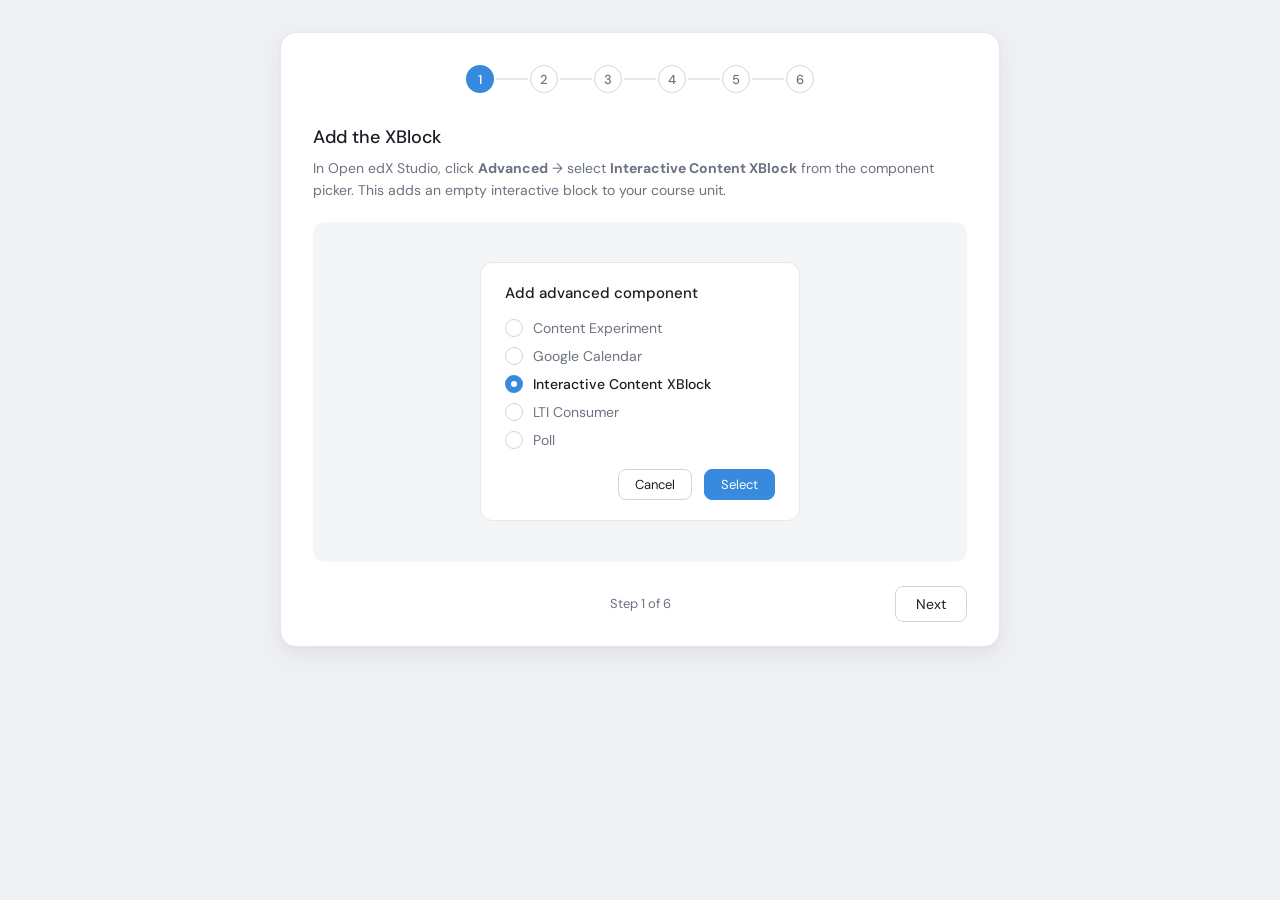
<file: walkthrough/interactive_content_xblock_workflow_walkthrough.html>
<!DOCTYPE html>
<html lang="en">
<head>
<meta charset="UTF-8">
<meta name="viewport" content="width=device-width, initial-scale=1.0">
<title>Interactive Content XBlock — Workflow Walkthrough</title>
<link rel="preconnect" href="https://fonts.googleapis.com">
<link href="https://fonts.googleapis.com/css2?family=DM+Sans:ital,wght@0,400;0,500;0,600;1,400&display=swap" rel="stylesheet">
<style>
  :root {
    --color-background-primary: #ffffff;
    --color-background-secondary: #f4f5f7;
    --color-text-primary: #1a1d23;
    --color-text-secondary: #6b7280;
    --color-border-secondary: #d1d5db;
    --color-border-tertiary: #e5e7eb;
    --border-radius-lg: 12px;
    --border-radius-md: 8px;
    --font-mono: 'SFMono-Regular', 'Consolas', 'Liberation Mono', 'Menlo', monospace;
  }

  *, *::before, *::after {
    box-sizing: border-box;
  }

  body {
    margin: 0;
    padding: 2rem 1rem;
    font-family: 'DM Sans', -apple-system, BlinkMacSystemFont, 'Segoe UI', sans-serif;
    background: #eef0f4;
    color: var(--color-text-primary);
    -webkit-font-smoothing: antialiased;
  }

  button {
    font-family: inherit;
    cursor: pointer;
    border: 1px solid var(--color-border-secondary);
    border-radius: var(--border-radius-md);
    background: var(--color-background-primary);
    color: var(--color-text-primary);
    transition: background 0.15s, border-color 0.15s, box-shadow 0.15s;
  }

  button:hover {
    background: var(--color-background-secondary);
    border-color: #b0b5be;
  }

  input[type="text"] {
    font-family: inherit;
    border: 1px solid var(--color-border-tertiary);
    border-radius: var(--border-radius-md);
    background: var(--color-background-primary);
    color: var(--color-text-primary);
    outline: none;
  }

  input[type="text"]:focus {
    border-color: #378ADD;
    box-shadow: 0 0 0 3px rgba(55, 138, 221, 0.12);
  }

  .walkthrough-card {
    max-width: 720px;
    margin: 0 auto;
    background: var(--color-background-primary);
    border: 1px solid var(--color-border-tertiary);
    border-radius: 16px;
    box-shadow: 0 1px 3px rgba(0,0,0,0.04), 0 8px 24px rgba(0,0,0,0.06);
    padding: 2rem 2rem 1.5rem;
  }
</style>
</head>
<body>

<div class="walkthrough-card">

<div id="stepper" style="display: flex; align-items: center; gap: 0; margin-bottom: 2rem; justify-content: center;"></div>

<div id="step-content" style="min-height: 420px;"></div>

<div style="display: flex; justify-content: space-between; align-items: center; margin-top: 1.5rem;">
  <button id="prev-btn" style="font-size: 14px; padding: 8px 20px;">Back</button>
  <span style="font-size: 13px; color: var(--color-text-secondary);" id="step-label"></span>
  <button id="next-btn" style="font-size: 14px; padding: 8px 20px;">Next</button>
</div>
</div>

<script>
const steps = [
  {
    title: "Add the XBlock",
    desc: "In Open edX Studio, click <strong>Advanced</strong> → select <strong>Interactive Content XBlock</strong> from the component picker. This adds an empty interactive block to your course unit.",
    visual: `
      <div style="background: var(--color-background-secondary); border-radius: var(--border-radius-lg); padding: 1.5rem; min-height: 340px; display: flex; align-items: center; justify-content: center;">
        <div style="background: var(--color-background-primary); border-radius: var(--border-radius-lg); border: 0.5px solid var(--color-border-tertiary); padding: 1.25rem 1.5rem; width: 320px;">
          <p style="font-weight: 500; font-size: 15px; margin: 0 0 16px;">Add advanced component</p>
          <div style="display: flex; flex-direction: column; gap: 10px;">
            <label style="display: flex; align-items: center; gap: 10px; font-size: 14px; color: var(--color-text-secondary); cursor: pointer;"><span style="width: 18px; height: 18px; border-radius: 50%; border: 0.5px solid var(--color-border-secondary); display: inline-block;"></span> Content Experiment</label>
            <label style="display: flex; align-items: center; gap: 10px; font-size: 14px; color: var(--color-text-secondary); cursor: pointer;"><span style="width: 18px; height: 18px; border-radius: 50%; border: 0.5px solid var(--color-border-secondary); display: inline-block;"></span> Google Calendar</label>
            <label style="display: flex; align-items: center; gap: 10px; font-size: 14px; font-weight: 500; color: var(--color-text-primary); cursor: pointer;"><span style="width: 18px; height: 18px; border-radius: 50%; background: #378ADD; border: 2px solid #378ADD; display: inline-flex; align-items: center; justify-content: center;"><span style="width: 6px; height: 6px; background: white; border-radius: 50%;"></span></span> Interactive Content XBlock</label>
            <label style="display: flex; align-items: center; gap: 10px; font-size: 14px; color: var(--color-text-secondary); cursor: pointer;"><span style="width: 18px; height: 18px; border-radius: 50%; border: 0.5px solid var(--color-border-secondary); display: inline-block;"></span> LTI Consumer</label>
            <label style="display: flex; align-items: center; gap: 10px; font-size: 14px; color: var(--color-text-secondary); cursor: pointer;"><span style="width: 18px; height: 18px; border-radius: 50%; border: 0.5px solid var(--color-border-secondary); display: inline-block;"></span> Poll</label>
          </div>
          <div style="margin-top: 20px; display: flex; gap: 12px; justify-content: flex-end;">
            <button style="font-size: 13px; padding: 6px 16px;">Cancel</button>
            <button style="font-size: 13px; padding: 6px 16px; background: #378ADD; color: white; border-color: #378ADD; border-radius: var(--border-radius-md);">Select</button>
          </div>
        </div>
      </div>`
  },
  {
    title: "Describe your content",
    desc: "Open the <strong>Content Generator</strong> tool. Type a plain-text description of the interactive exercise you want — a quiz, simulation, roleplay, lab, timeline, or anything else. Pick from suggested prompts or write your own.",
    visual: `
      <div style="background: var(--color-background-secondary); border-radius: var(--border-radius-lg); padding: 1.5rem; min-height: 340px;">
        <div style="margin-bottom: 6px;"><span style="font-size: 11px; letter-spacing: 0.08em; color: var(--color-text-secondary); text-transform: uppercase;">interactivecontentxblock</span></div>
        <p style="font-size: 22px; font-weight: 500; margin: 0 0 6px;">Content <span style="font-style: italic; color: #378ADD;">Generator</span></p>
        <p style="font-size: 13px; color: var(--color-text-secondary); margin: 0 0 20px;">Describe the interactive exercise you need and let AI generate XBlock-ready HTML, CSS, and JavaScript.</p>
        <div style="background: var(--color-background-primary); border: 0.5px solid var(--color-border-tertiary); border-radius: var(--border-radius-md); padding: 12px 14px; margin-bottom: 16px;">
          <p style="font-size: 11px; letter-spacing: 0.06em; color: var(--color-text-secondary); text-transform: uppercase; margin: 0 0 8px;">Describe your interactive content</p>
          <p style="font-size: 14px; color: var(--color-text-primary); margin: 0; line-height: 1.6;">Interactive simulation of a solar system with orbiting planets</p>
        </div>
        <div style="display: flex; flex-wrap: wrap; gap: 8px;">
          <span style="font-size: 12px; padding: 6px 12px; border-radius: 20px; border: 0.5px solid var(--color-border-tertiary); color: var(--color-text-secondary); background: var(--color-background-primary);">Virtual chemistry lab</span>
          <span style="font-size: 12px; padding: 6px 12px; border-radius: 20px; border: 0.5px solid var(--color-border-tertiary); color: var(--color-text-secondary); background: var(--color-background-primary);">Roleplay: negotiate a deal</span>
          <span style="font-size: 12px; padding: 6px 12px; border-radius: 20px; border: 0.5px solid var(--color-border-tertiary); color: var(--color-text-secondary); background: var(--color-background-primary);">Decision tree adventure</span>
          <span style="font-size: 12px; padding: 6px 12px; border-radius: 20px; border: 0.5px solid var(--color-border-tertiary); color: var(--color-text-secondary); background: var(--color-background-primary);">French Revolution timeline</span>
        </div>
      </div>`
  },
  {
    title: "AI generates the content",
    desc: "The generator calls the AI (Gemini API) and produces a live preview with separate <strong>HTML</strong>, <strong>CSS</strong>, <strong>JS</strong>, and <strong>Grading</strong> tabs. You see the interactive running in real time.",
    visual: `
      <div style="background: var(--color-background-secondary); border-radius: var(--border-radius-lg); padding: 1.5rem; min-height: 340px;">
        <div style="display: grid; grid-template-columns: 1fr 1.4fr; gap: 16px;">
          <div>
            <p style="font-size: 11px; letter-spacing: 0.06em; color: var(--color-text-secondary); text-transform: uppercase; margin: 0 0 10px;">Refinement chat</p>
            <div style="background: #378ADD; color: white; border-radius: 12px 12px 4px 12px; padding: 10px 14px; font-size: 13px; margin-bottom: 10px; line-height: 1.5;">Interactive simulation of a solar system with orbiting planets</div>
            <div style="background: var(--color-background-primary); border: 0.5px solid var(--color-border-tertiary); border-radius: 4px 12px 12px 12px; padding: 10px 14px; font-size: 13px; color: var(--color-text-secondary); line-height: 1.5;">Content generated successfully.</div>
            <div style="margin-top: 16px; display: flex; gap: 8px; align-items: center;">
              <input type="text" placeholder="Describe changes to refine..." style="flex: 1; font-size: 13px; padding: 8px 12px;" readonly>
              <button style="font-size: 13px; padding: 8px 14px; background: #378ADD; color: white; border-color: #378ADD; border-radius: var(--border-radius-md);">Send</button>
            </div>
          </div>
          <div>
            <p style="font-size: 11px; letter-spacing: 0.06em; color: var(--color-text-secondary); text-transform: uppercase; margin: 0 0 10px;">Live preview</p>
            <div style="background: #1a1a2e; border-radius: var(--border-radius-md); height: 220px; display: flex; align-items: center; justify-content: center; position: relative; overflow: hidden;">
              <div style="width: 160px; height: 160px; border-radius: 50%; border: 1px dashed rgba(255,255,255,0.15); position: absolute;"></div>
              <div style="width: 110px; height: 110px; border-radius: 50%; border: 1px dashed rgba(255,255,255,0.15); position: absolute;"></div>
              <div style="width: 70px; height: 70px; border-radius: 50%; border: 1px dashed rgba(255,255,255,0.15); position: absolute;"></div>
              <div style="width: 24px; height: 24px; border-radius: 50%; background: radial-gradient(circle at 40% 40%, #fff7a0, #f0c040); box-shadow: 0 0 20px rgba(240,192,64,0.5);"></div>
              <div style="width: 6px; height: 6px; border-radius: 50%; background: #7aa5d4; position: absolute; top: 46px; left: 55%;"></div>
              <div style="width: 8px; height: 8px; border-radius: 50%; background: #e07040; position: absolute; bottom: 60px; right: 40%;"></div>
              <div style="width: 7px; height: 7px; border-radius: 50%; background: #5dca70; position: absolute; top: 55%; left: 38px;"></div>
            </div>
            <div style="display: flex; gap: 0; margin-top: 8px; border-bottom: 0.5px solid var(--color-border-tertiary);">
              <span style="font-size: 12px; padding: 6px 12px; border-bottom: 2px solid #378ADD; color: var(--color-text-primary); font-weight: 500;">Preview</span>
              <span style="font-size: 12px; padding: 6px 12px; color: var(--color-text-secondary);">HTML</span>
              <span style="font-size: 12px; padding: 6px 12px; color: var(--color-text-secondary);">CSS</span>
              <span style="font-size: 12px; padding: 6px 12px; color: var(--color-text-secondary);">JS</span>
              <span style="font-size: 12px; padding: 6px 12px; color: var(--color-text-secondary);">Grading</span>
              <span style="font-size: 12px; padding: 6px 12px; color: var(--color-text-secondary);">Export</span>
            </div>
          </div>
        </div>
      </div>`
  },
  {
    title: "Refine with chat",
    desc: "Not perfect? Use the <strong>Refinement chat</strong> to iterate. Ask for changes — \"make planets spherical\", \"add a size quiz\", \"change the background color\" — and the AI regenerates. Every version is saved in <strong>Generation History</strong> so you can load or remove any past attempt.",
    visual: `
      <div style="background: var(--color-background-secondary); border-radius: var(--border-radius-lg); padding: 1.5rem; min-height: 340px;">
        <p style="font-size: 11px; letter-spacing: 0.06em; color: var(--color-text-secondary); text-transform: uppercase; margin: 0 0 12px;">Generation history</p>
        <div style="display: flex; flex-direction: column; gap: 8px;">
          <div style="background: var(--color-background-primary); border: 0.5px solid var(--color-border-tertiary); border-radius: var(--border-radius-md); padding: 12px 16px; display: flex; justify-content: space-between; align-items: center;">
            <div>
              <p style="font-size: 14px; margin: 0; font-weight: 500;">arrange planets in order of its size quiz, display as spherical objects <span style="color: #378ADD;">[refined]</span></p>
              <p style="font-size: 12px; color: var(--color-text-secondary); margin: 4px 0 0;">7/4/2026 11:09 AM</p>
            </div>
            <div style="display: flex; gap: 8px;"><button style="font-size: 12px; padding: 4px 12px;">Load</button><span style="font-size: 12px; color: #A32D2D; cursor: pointer; padding: 4px 8px;">Remove</span></div>
          </div>
          <div style="background: var(--color-background-primary); border: 0.5px solid var(--color-border-tertiary); border-radius: var(--border-radius-md); padding: 12px 16px; display: flex; justify-content: space-between; align-items: center;">
            <div>
              <p style="font-size: 14px; margin: 0;">Interactive simulation of a solar system with orbiting planets</p>
              <p style="font-size: 12px; color: var(--color-text-secondary); margin: 4px 0 0;">7/4/2026 10:35 AM</p>
            </div>
            <div style="display: flex; gap: 8px;"><button style="font-size: 12px; padding: 4px 12px;">Load</button><span style="font-size: 12px; color: #A32D2D; cursor: pointer; padding: 4px 8px;">Remove</span></div>
          </div>
          <div style="background: var(--color-background-primary); border: 0.5px solid var(--color-border-tertiary); border-radius: var(--border-radius-md); padding: 12px 16px; display: flex; justify-content: space-between; align-items: center;">
            <div>
              <p style="font-size: 14px; margin: 0;">Virtual chemistry lab: mix two reagents and observe the reaction</p>
              <p style="font-size: 12px; color: var(--color-text-secondary); margin: 4px 0 0;">4/4/2026 12:43 PM</p>
            </div>
            <div style="display: flex; gap: 8px;"><button style="font-size: 12px; padding: 4px 12px;">Load</button><span style="font-size: 12px; color: #A32D2D; cursor: pointer; padding: 4px 8px;">Remove</span></div>
          </div>
        </div>
      </div>`
  },
  {
    title: "Copy to XBlock",
    desc: "Switch to the <strong>HTML</strong>, <strong>CSS</strong>, or <strong>JS</strong> tab and hit <strong>Copy</strong>. Then open the Interactive Content XBlock's edit dialog in Studio and paste the generated code into the HTML Content field. Save — done.",
    visual: `
      <div style="background: var(--color-background-secondary); border-radius: var(--border-radius-lg); padding: 1.5rem; min-height: 340px;">
        <div style="display: grid; grid-template-columns: 1fr 1fr; gap: 16px;">
          <div>
            <p style="font-size: 11px; letter-spacing: 0.06em; color: var(--color-text-secondary); text-transform: uppercase; margin: 0 0 10px;">Generator → copy code</p>
            <div style="background: #1e1e2e; border-radius: var(--border-radius-md); padding: 14px; position: relative;">
              <div style="display: flex; gap: 0; margin-bottom: 10px; border-bottom: 0.5px solid rgba(255,255,255,0.1);">
                <span style="font-size: 11px; padding: 4px 10px; color: rgba(255,255,255,0.4);">Preview</span>
                <span style="font-size: 11px; padding: 4px 10px; color: #7aa5d4; border-bottom: 2px solid #7aa5d4; font-weight: 500;">HTML</span>
                <span style="font-size: 11px; padding: 4px 10px; color: rgba(255,255,255,0.4);">CSS</span>
                <span style="font-size: 11px; padding: 4px 10px; color: rgba(255,255,255,0.4);">JS</span>
              </div>
              <pre style="font-family: var(--font-mono); font-size: 11px; color: rgba(255,255,255,0.75); margin: 0; line-height: 1.7; white-space: pre-wrap; word-break: break-all;">&lt;div class="solar-system"&gt;
  &lt;div class="sun"&gt;&lt;/div&gt;
  &lt;div class="orbit"&gt;
    &lt;div class="planet mercury"&gt;
    &lt;/div&gt;
  &lt;/div&gt;
  ...</pre>
              <div style="position: absolute; top: 14px; right: 14px;"><button style="font-size: 11px; padding: 3px 10px; background: rgba(255,255,255,0.1); color: rgba(255,255,255,0.7); border-color: rgba(255,255,255,0.2); border-radius: 4px;">Copy</button></div>
            </div>
          </div>
          <div>
            <p style="font-size: 11px; letter-spacing: 0.06em; color: var(--color-text-secondary); text-transform: uppercase; margin: 0 0 10px;">Studio → paste into XBlock</p>
            <div style="background: var(--color-background-primary); border: 0.5px solid var(--color-border-tertiary); border-radius: var(--border-radius-md); padding: 14px;">
              <p style="font-size: 15px; font-weight: 500; margin: 0 0 12px;">Editing: Interactive Content XBlock</p>
              <div style="margin-bottom: 8px;">
                <p style="font-size: 12px; color: var(--color-text-secondary); margin: 0 0 4px;">Display name</p>
                <div style="border: 0.5px solid var(--color-border-tertiary); border-radius: 4px; padding: 8px 10px; font-size: 13px;">Solar System Simulation</div>
              </div>
              <div>
                <p style="font-size: 12px; color: var(--color-text-secondary); margin: 0 0 4px;">HTML content</p>
                <div style="border: 0.5px solid var(--color-border-tertiary); border-radius: 4px; padding: 8px 10px; font-family: var(--font-mono); font-size: 11px; color: var(--color-text-secondary); line-height: 1.6; min-height: 80px;">&lt;div class="solar-system"&gt;<br>  &lt;div class="sun"&gt;&lt;/div&gt;<br>  &lt;div class="orbit"&gt;...</div>
              </div>
              <div style="margin-top: 12px; display: flex; gap: 10px;">
                <button style="font-size: 13px; padding: 6px 16px; background: #378ADD; color: white; border-color: #378ADD; border-radius: var(--border-radius-md);">Save</button>
                <button style="font-size: 13px; padding: 6px 16px;">Cancel</button>
              </div>
            </div>
          </div>
        </div>
      </div>`
  },
  {
    title: "Learners interact",
    desc: "Publish the unit and learners see the fully interactive content — simulations, quizzes, roleplay scenarios, virtual labs — running natively inside Open edX courseware. No iframes, no external dependencies.",
    visual: `
      <div style="background: var(--color-background-secondary); border-radius: var(--border-radius-lg); padding: 1.5rem; min-height: 340px;">
        <div style="background: var(--color-background-primary); border: 0.5px solid var(--color-border-tertiary); border-radius: var(--border-radius-lg); overflow: hidden;">
          <div style="display: flex; gap: 0; padding: 10px 16px; border-bottom: 0.5px solid var(--color-border-tertiary);">
            <span style="font-size: 13px; font-weight: 500; padding-bottom: 6px; border-bottom: 2px solid #378ADD; margin-right: 20px;">Course</span>
            <span style="font-size: 13px; color: var(--color-text-secondary); margin-right: 20px;">Progress</span>
            <span style="font-size: 13px; color: var(--color-text-secondary); margin-right: 20px;">Dates</span>
            <span style="font-size: 13px; color: var(--color-text-secondary);">Instructor</span>
          </div>
          <div style="display: grid; grid-template-columns: 180px minmax(0, 1fr); min-height: 260px;">
            <div style="border-right: 0.5px solid var(--color-border-tertiary); padding: 16px;">
              <p style="font-size: 13px; font-weight: 500; margin: 0 0 12px;">Section</p>
              <div style="background: var(--color-background-secondary); border-radius: 6px; padding: 8px 10px; font-size: 13px; margin-bottom: 6px;">Subsection</div>
              <div style="padding: 6px 10px 6px 20px; font-size: 13px; color: #378ADD; font-weight: 500;">Unit</div>
            </div>
            <div style="padding: 20px; display: flex; flex-direction: column; align-items: center; justify-content: center;">
              <div style="background: #1a1a2e; border-radius: var(--border-radius-md); width: 100%; height: 200px; display: flex; align-items: center; justify-content: center; position: relative; overflow: hidden; margin-bottom: 12px;">
                <div style="width: 140px; height: 140px; border-radius: 50%; border: 1px dashed rgba(255,255,255,0.12); position: absolute;"></div>
                <div style="width: 100px; height: 100px; border-radius: 50%; border: 1px dashed rgba(255,255,255,0.12); position: absolute;"></div>
                <div style="width: 60px; height: 60px; border-radius: 50%; border: 1px dashed rgba(255,255,255,0.12); position: absolute;"></div>
                <div style="width: 22px; height: 22px; border-radius: 50%; background: radial-gradient(circle at 40% 40%, #fff7a0, #f0c040); box-shadow: 0 0 16px rgba(240,192,64,0.4);"></div>
                <div style="width: 5px; height: 5px; border-radius: 50%; background: #7aa5d4; position: absolute; top: 35px; right: 42%;"></div>
                <div style="width: 7px; height: 7px; border-radius: 50%; background: #e07040; position: absolute; bottom: 50px; left: 38%;"></div>
                <div style="width: 6px; height: 6px; border-radius: 50%; background: #5dca70; position: absolute; top: 52%; right: 30px;"></div>
              </div>
              <div style="display: flex; gap: 10px;">
                <button style="font-size: 12px; padding: 6px 14px; background: #534AB7; color: white; border-color: #534AB7; border-radius: var(--border-radius-md);">Toggle Simulation</button>
                <button style="font-size: 12px; padding: 6px 14px; background: #534AB7; color: white; border-color: #534AB7; border-radius: var(--border-radius-md);">Reset Simulation</button>
              </div>
            </div>
          </div>
        </div>
      </div>`
  }
];

let current = 0;

function renderStepper() {
  const el = document.getElementById('stepper');
  el.innerHTML = steps.map((s, i) => {
    const active = i === current;
    const done = i < current;
    const circleStyle = active
      ? 'background: #378ADD; color: white; border: 2px solid #378ADD;'
      : done
        ? 'background: var(--color-background-primary); color: #378ADD; border: 2px solid #378ADD;'
        : 'background: var(--color-background-primary); color: var(--color-text-secondary); border: 0.5px solid var(--color-border-secondary);';
    const line = i < steps.length - 1
      ? `<div style="width: 32px; height: 2px; background: ${i < current ? '#378ADD' : 'var(--color-border-tertiary)'}; margin: 0 2px;"></div>`
      : '';
    return `<div style="display: flex; align-items: center;">
      <div style="width: 28px; height: 28px; border-radius: 50%; ${circleStyle} display: flex; align-items: center; justify-content: center; font-size: 13px; font-weight: 500; flex-shrink: 0; cursor: pointer;" onclick="goTo(${i})">${done ? '&#10003;' : i + 1}</div>
      ${line}
    </div>`;
  }).join('');
}

function renderContent() {
  const s = steps[current];
  document.getElementById('step-content').innerHTML = `
    <p style="font-size: 18px; font-weight: 500; margin: 0 0 8px;">${s.title}</p>
    <p style="font-size: 14px; color: var(--color-text-secondary); line-height: 1.6; margin: 0 0 20px;">${s.desc}</p>
    ${s.visual}
  `;
  document.getElementById('step-label').textContent = `Step ${current + 1} of ${steps.length}`;
  document.getElementById('prev-btn').style.visibility = current === 0 ? 'hidden' : 'visible';
  document.getElementById('next-btn').textContent = current === steps.length - 1 ? 'Done' : 'Next';
}

function goTo(i) { current = i; renderStepper(); renderContent(); }

document.getElementById('next-btn').addEventListener('click', () => {
  if (current < steps.length - 1) { current++; renderStepper(); renderContent(); }
});
document.getElementById('prev-btn').addEventListener('click', () => {
  if (current > 0) { current--; renderStepper(); renderContent(); }
});

renderStepper();
renderContent();
</script>

</div>
</body>
</html>
</file>
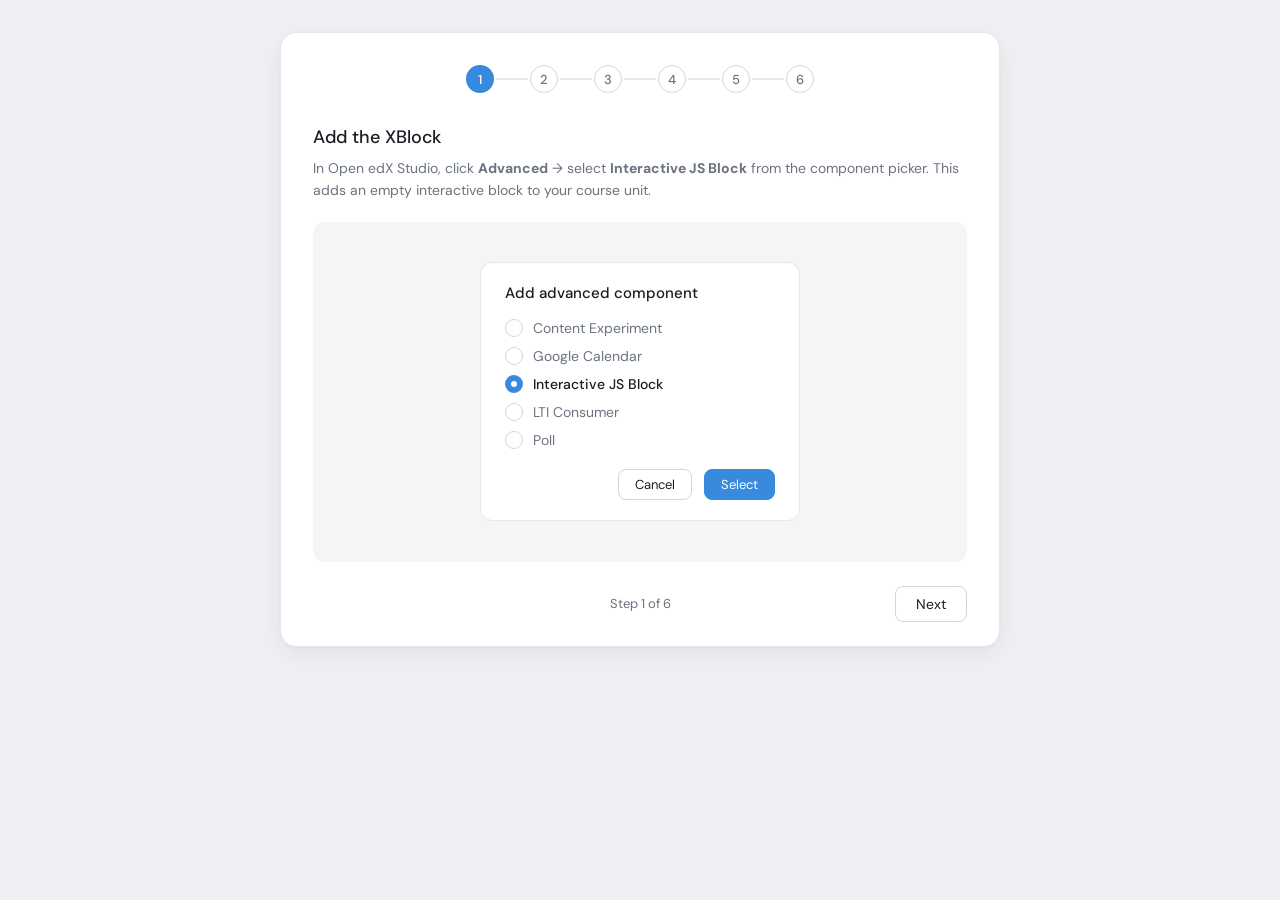
<file: walkthrough/interactive_jsblock_workflow_walkthrough.html>
<!DOCTYPE html>
<html lang="en">
<head>
<meta charset="UTF-8">
<meta name="viewport" content="width=device-width, initial-scale=1.0">
<title>Interactive JS Block — Workflow Walkthrough</title>
<link rel="preconnect" href="https://fonts.googleapis.com">
<link href="https://fonts.googleapis.com/css2?family=DM+Sans:ital,wght@0,400;0,500;0,600;1,400&display=swap" rel="stylesheet">
<style>
  :root {
    --color-background-primary: #ffffff;
    --color-background-secondary: #f4f5f7;
    --color-text-primary: #1a1d23;
    --color-text-secondary: #6b7280;
    --color-border-secondary: #d1d5db;
    --color-border-tertiary: #e5e7eb;
    --border-radius-lg: 12px;
    --border-radius-md: 8px;
    --font-mono: 'SFMono-Regular', 'Consolas', 'Liberation Mono', 'Menlo', monospace;
  }

  *, *::before, *::after {
    box-sizing: border-box;
  }

  body {
    margin: 0;
    padding: 2rem 1rem;
    font-family: 'DM Sans', -apple-system, BlinkMacSystemFont, 'Segoe UI', sans-serif;
    background: #eef0f4;
    color: var(--color-text-primary);
    -webkit-font-smoothing: antialiased;
  }

  button {
    font-family: inherit;
    cursor: pointer;
    border: 1px solid var(--color-border-secondary);
    border-radius: var(--border-radius-md);
    background: var(--color-background-primary);
    color: var(--color-text-primary);
    transition: background 0.15s, border-color 0.15s, box-shadow 0.15s;
  }

  button:hover {
    background: var(--color-background-secondary);
    border-color: #b0b5be;
  }

  input[type="text"] {
    font-family: inherit;
    border: 1px solid var(--color-border-tertiary);
    border-radius: var(--border-radius-md);
    background: var(--color-background-primary);
    color: var(--color-text-primary);
    outline: none;
  }

  input[type="text"]:focus {
    border-color: #378ADD;
    box-shadow: 0 0 0 3px rgba(55, 138, 221, 0.12);
  }

  .walkthrough-card {
    max-width: 720px;
    margin: 0 auto;
    background: var(--color-background-primary);
    border: 1px solid var(--color-border-tertiary);
    border-radius: 16px;
    box-shadow: 0 1px 3px rgba(0,0,0,0.04), 0 8px 24px rgba(0,0,0,0.06);
    padding: 2rem 2rem 1.5rem;
  }
</style>
</head>
<body>

<div class="walkthrough-card">

<div id="stepper" style="display: flex; align-items: center; gap: 0; margin-bottom: 2rem; justify-content: center;"></div>

<div id="step-content" style="min-height: 420px;"></div>

<div style="display: flex; justify-content: space-between; align-items: center; margin-top: 1.5rem;">
  <button id="prev-btn" style="font-size: 14px; padding: 8px 20px;">Back</button>
  <span style="font-size: 13px; color: var(--color-text-secondary);" id="step-label"></span>
  <button id="next-btn" style="font-size: 14px; padding: 8px 20px;">Next</button>
</div>
</div>

<script>
const steps = [
  {
    title: "Add the XBlock",
    desc: "In Open edX Studio, click <strong>Advanced</strong> → select <strong>Interactive JS Block</strong> from the component picker. This adds an empty interactive block to your course unit.",
    visual: `
      <div style="background: var(--color-background-secondary); border-radius: var(--border-radius-lg); padding: 1.5rem; min-height: 340px; display: flex; align-items: center; justify-content: center;">
        <div style="background: var(--color-background-primary); border-radius: var(--border-radius-lg); border: 0.5px solid var(--color-border-tertiary); padding: 1.25rem 1.5rem; width: 320px;">
          <p style="font-weight: 500; font-size: 15px; margin: 0 0 16px;">Add advanced component</p>
          <div style="display: flex; flex-direction: column; gap: 10px;">
            <label style="display: flex; align-items: center; gap: 10px; font-size: 14px; color: var(--color-text-secondary); cursor: pointer;"><span style="width: 18px; height: 18px; border-radius: 50%; border: 0.5px solid var(--color-border-secondary); display: inline-block;"></span> Content Experiment</label>
            <label style="display: flex; align-items: center; gap: 10px; font-size: 14px; color: var(--color-text-secondary); cursor: pointer;"><span style="width: 18px; height: 18px; border-radius: 50%; border: 0.5px solid var(--color-border-secondary); display: inline-block;"></span> Google Calendar</label>
            <label style="display: flex; align-items: center; gap: 10px; font-size: 14px; font-weight: 500; color: var(--color-text-primary); cursor: pointer;"><span style="width: 18px; height: 18px; border-radius: 50%; background: #378ADD; border: 2px solid #378ADD; display: inline-flex; align-items: center; justify-content: center;"><span style="width: 6px; height: 6px; background: white; border-radius: 50%;"></span></span> Interactive JS Block</label>
            <label style="display: flex; align-items: center; gap: 10px; font-size: 14px; color: var(--color-text-secondary); cursor: pointer;"><span style="width: 18px; height: 18px; border-radius: 50%; border: 0.5px solid var(--color-border-secondary); display: inline-block;"></span> LTI Consumer</label>
            <label style="display: flex; align-items: center; gap: 10px; font-size: 14px; color: var(--color-text-secondary); cursor: pointer;"><span style="width: 18px; height: 18px; border-radius: 50%; border: 0.5px solid var(--color-border-secondary); display: inline-block;"></span> Poll</label>
          </div>
          <div style="margin-top: 20px; display: flex; gap: 12px; justify-content: flex-end;">
            <button style="font-size: 13px; padding: 6px 16px;">Cancel</button>
            <button style="font-size: 13px; padding: 6px 16px; background: #378ADD; color: white; border-color: #378ADD; border-radius: var(--border-radius-md);">Select</button>
          </div>
        </div>
      </div>`
  },
  {
    title: "Describe your content",
    desc: "Open the <strong>Content Generator</strong> tool. Type a plain-text description of the interactive exercise you want — a quiz, simulation, roleplay, lab, timeline, or anything else. Pick from suggested prompts or write your own.",
    visual: `
      <div style="background: var(--color-background-secondary); border-radius: var(--border-radius-lg); padding: 1.5rem; min-height: 340px;">
        <div style="margin-bottom: 6px;"><span style="font-size: 11px; letter-spacing: 0.08em; color: var(--color-text-secondary); text-transform: uppercase;">interactivejsblock</span></div>
        <p style="font-size: 22px; font-weight: 500; margin: 0 0 6px;">Content <span style="font-style: italic; color: #378ADD;">Generator</span></p>
        <p style="font-size: 13px; color: var(--color-text-secondary); margin: 0 0 20px;">Describe the interactive exercise you need and let AI generate XBlock-ready HTML, CSS, and JavaScript.</p>
        <div style="background: var(--color-background-primary); border: 0.5px solid var(--color-border-tertiary); border-radius: var(--border-radius-md); padding: 12px 14px; margin-bottom: 16px;">
          <p style="font-size: 11px; letter-spacing: 0.06em; color: var(--color-text-secondary); text-transform: uppercase; margin: 0 0 8px;">Describe your interactive content</p>
          <p style="font-size: 14px; color: var(--color-text-primary); margin: 0; line-height: 1.6;">Interactive simulation of a solar system with orbiting planets</p>
        </div>
        <div style="display: flex; flex-wrap: wrap; gap: 8px;">
          <span style="font-size: 12px; padding: 6px 12px; border-radius: 20px; border: 0.5px solid var(--color-border-tertiary); color: var(--color-text-secondary); background: var(--color-background-primary);">Virtual chemistry lab</span>
          <span style="font-size: 12px; padding: 6px 12px; border-radius: 20px; border: 0.5px solid var(--color-border-tertiary); color: var(--color-text-secondary); background: var(--color-background-primary);">Roleplay: negotiate a deal</span>
          <span style="font-size: 12px; padding: 6px 12px; border-radius: 20px; border: 0.5px solid var(--color-border-tertiary); color: var(--color-text-secondary); background: var(--color-background-primary);">Decision tree adventure</span>
          <span style="font-size: 12px; padding: 6px 12px; border-radius: 20px; border: 0.5px solid var(--color-border-tertiary); color: var(--color-text-secondary); background: var(--color-background-primary);">French Revolution timeline</span>
        </div>
      </div>`
  },
  {
    title: "AI generates the content",
    desc: "The generator calls the AI (Gemini API) and produces a live preview with separate <strong>HTML</strong>, <strong>CSS</strong>, <strong>JS</strong>, and <strong>Grading</strong> tabs. You see the interactive running in real time.",
    visual: `
      <div style="background: var(--color-background-secondary); border-radius: var(--border-radius-lg); padding: 1.5rem; min-height: 340px;">
        <div style="display: grid; grid-template-columns: 1fr 1.4fr; gap: 16px;">
          <div>
            <p style="font-size: 11px; letter-spacing: 0.06em; color: var(--color-text-secondary); text-transform: uppercase; margin: 0 0 10px;">Refinement chat</p>
            <div style="background: #378ADD; color: white; border-radius: 12px 12px 4px 12px; padding: 10px 14px; font-size: 13px; margin-bottom: 10px; line-height: 1.5;">Interactive simulation of a solar system with orbiting planets</div>
            <div style="background: var(--color-background-primary); border: 0.5px solid var(--color-border-tertiary); border-radius: 4px 12px 12px 12px; padding: 10px 14px; font-size: 13px; color: var(--color-text-secondary); line-height: 1.5;">Content generated successfully.</div>
            <div style="margin-top: 16px; display: flex; gap: 8px; align-items: center;">
              <input type="text" placeholder="Describe changes to refine..." style="flex: 1; font-size: 13px; padding: 8px 12px;" readonly>
              <button style="font-size: 13px; padding: 8px 14px; background: #378ADD; color: white; border-color: #378ADD; border-radius: var(--border-radius-md);">Send</button>
            </div>
          </div>
          <div>
            <p style="font-size: 11px; letter-spacing: 0.06em; color: var(--color-text-secondary); text-transform: uppercase; margin: 0 0 10px;">Live preview</p>
            <div style="background: #1a1a2e; border-radius: var(--border-radius-md); height: 220px; display: flex; align-items: center; justify-content: center; position: relative; overflow: hidden;">
              <div style="width: 160px; height: 160px; border-radius: 50%; border: 1px dashed rgba(255,255,255,0.15); position: absolute;"></div>
              <div style="width: 110px; height: 110px; border-radius: 50%; border: 1px dashed rgba(255,255,255,0.15); position: absolute;"></div>
              <div style="width: 70px; height: 70px; border-radius: 50%; border: 1px dashed rgba(255,255,255,0.15); position: absolute;"></div>
              <div style="width: 24px; height: 24px; border-radius: 50%; background: radial-gradient(circle at 40% 40%, #fff7a0, #f0c040); box-shadow: 0 0 20px rgba(240,192,64,0.5);"></div>
              <div style="width: 6px; height: 6px; border-radius: 50%; background: #7aa5d4; position: absolute; top: 46px; left: 55%;"></div>
              <div style="width: 8px; height: 8px; border-radius: 50%; background: #e07040; position: absolute; bottom: 60px; right: 40%;"></div>
              <div style="width: 7px; height: 7px; border-radius: 50%; background: #5dca70; position: absolute; top: 55%; left: 38px;"></div>
            </div>
            <div style="display: flex; gap: 0; margin-top: 8px; border-bottom: 0.5px solid var(--color-border-tertiary);">
              <span style="font-size: 12px; padding: 6px 12px; border-bottom: 2px solid #378ADD; color: var(--color-text-primary); font-weight: 500;">Preview</span>
              <span style="font-size: 12px; padding: 6px 12px; color: var(--color-text-secondary);">HTML</span>
              <span style="font-size: 12px; padding: 6px 12px; color: var(--color-text-secondary);">CSS</span>
              <span style="font-size: 12px; padding: 6px 12px; color: var(--color-text-secondary);">JS</span>
              <span style="font-size: 12px; padding: 6px 12px; color: var(--color-text-secondary);">Grading</span>
              <span style="font-size: 12px; padding: 6px 12px; color: var(--color-text-secondary);">Export</span>
            </div>
          </div>
        </div>
      </div>`
  },
  {
    title: "Refine with chat",
    desc: "Not perfect? Use the <strong>Refinement chat</strong> to iterate. Ask for changes — \"make planets spherical\", \"add a size quiz\", \"change the background color\" — and the AI regenerates. Every version is saved in <strong>Generation History</strong> so you can load or remove any past attempt.",
    visual: `
      <div style="background: var(--color-background-secondary); border-radius: var(--border-radius-lg); padding: 1.5rem; min-height: 340px;">
        <p style="font-size: 11px; letter-spacing: 0.06em; color: var(--color-text-secondary); text-transform: uppercase; margin: 0 0 12px;">Generation history</p>
        <div style="display: flex; flex-direction: column; gap: 8px;">
          <div style="background: var(--color-background-primary); border: 0.5px solid var(--color-border-tertiary); border-radius: var(--border-radius-md); padding: 12px 16px; display: flex; justify-content: space-between; align-items: center;">
            <div>
              <p style="font-size: 14px; margin: 0; font-weight: 500;">arrange planets in order of its size quiz, display as spherical objects <span style="color: #378ADD;">[refined]</span></p>
              <p style="font-size: 12px; color: var(--color-text-secondary); margin: 4px 0 0;">7/4/2026 11:09 AM</p>
            </div>
            <div style="display: flex; gap: 8px;"><button style="font-size: 12px; padding: 4px 12px;">Load</button><span style="font-size: 12px; color: #A32D2D; cursor: pointer; padding: 4px 8px;">Remove</span></div>
          </div>
          <div style="background: var(--color-background-primary); border: 0.5px solid var(--color-border-tertiary); border-radius: var(--border-radius-md); padding: 12px 16px; display: flex; justify-content: space-between; align-items: center;">
            <div>
              <p style="font-size: 14px; margin: 0;">Interactive simulation of a solar system with orbiting planets</p>
              <p style="font-size: 12px; color: var(--color-text-secondary); margin: 4px 0 0;">7/4/2026 10:35 AM</p>
            </div>
            <div style="display: flex; gap: 8px;"><button style="font-size: 12px; padding: 4px 12px;">Load</button><span style="font-size: 12px; color: #A32D2D; cursor: pointer; padding: 4px 8px;">Remove</span></div>
          </div>
          <div style="background: var(--color-background-primary); border: 0.5px solid var(--color-border-tertiary); border-radius: var(--border-radius-md); padding: 12px 16px; display: flex; justify-content: space-between; align-items: center;">
            <div>
              <p style="font-size: 14px; margin: 0;">Virtual chemistry lab: mix two reagents and observe the reaction</p>
              <p style="font-size: 12px; color: var(--color-text-secondary); margin: 4px 0 0;">4/4/2026 12:43 PM</p>
            </div>
            <div style="display: flex; gap: 8px;"><button style="font-size: 12px; padding: 4px 12px;">Load</button><span style="font-size: 12px; color: #A32D2D; cursor: pointer; padding: 4px 8px;">Remove</span></div>
          </div>
        </div>
      </div>`
  },
  {
    title: "Copy to XBlock",
    desc: "Switch to the <strong>HTML</strong>, <strong>CSS</strong>, or <strong>JS</strong> tab and hit <strong>Copy</strong>. Then open the Interactive JS Block's edit dialog in Studio and paste the generated code into the HTML Content field. Save — done.",
    visual: `
      <div style="background: var(--color-background-secondary); border-radius: var(--border-radius-lg); padding: 1.5rem; min-height: 340px;">
        <div style="display: grid; grid-template-columns: 1fr 1fr; gap: 16px;">
          <div>
            <p style="font-size: 11px; letter-spacing: 0.06em; color: var(--color-text-secondary); text-transform: uppercase; margin: 0 0 10px;">Generator → copy code</p>
            <div style="background: #1e1e2e; border-radius: var(--border-radius-md); padding: 14px; position: relative;">
              <div style="display: flex; gap: 0; margin-bottom: 10px; border-bottom: 0.5px solid rgba(255,255,255,0.1);">
                <span style="font-size: 11px; padding: 4px 10px; color: rgba(255,255,255,0.4);">Preview</span>
                <span style="font-size: 11px; padding: 4px 10px; color: #7aa5d4; border-bottom: 2px solid #7aa5d4; font-weight: 500;">HTML</span>
                <span style="font-size: 11px; padding: 4px 10px; color: rgba(255,255,255,0.4);">CSS</span>
                <span style="font-size: 11px; padding: 4px 10px; color: rgba(255,255,255,0.4);">JS</span>
              </div>
              <pre style="font-family: var(--font-mono); font-size: 11px; color: rgba(255,255,255,0.75); margin: 0; line-height: 1.7; white-space: pre-wrap; word-break: break-all;">&lt;div class="solar-system"&gt;
  &lt;div class="sun"&gt;&lt;/div&gt;
  &lt;div class="orbit"&gt;
    &lt;div class="planet mercury"&gt;
    &lt;/div&gt;
  &lt;/div&gt;
  ...</pre>
              <div style="position: absolute; top: 14px; right: 14px;"><button style="font-size: 11px; padding: 3px 10px; background: rgba(255,255,255,0.1); color: rgba(255,255,255,0.7); border-color: rgba(255,255,255,0.2); border-radius: 4px;">Copy</button></div>
            </div>
          </div>
          <div>
            <p style="font-size: 11px; letter-spacing: 0.06em; color: var(--color-text-secondary); text-transform: uppercase; margin: 0 0 10px;">Studio → paste into XBlock</p>
            <div style="background: var(--color-background-primary); border: 0.5px solid var(--color-border-tertiary); border-radius: var(--border-radius-md); padding: 14px;">
              <p style="font-size: 15px; font-weight: 500; margin: 0 0 12px;">Editing: Interactive JS Block</p>
              <div style="margin-bottom: 8px;">
                <p style="font-size: 12px; color: var(--color-text-secondary); margin: 0 0 4px;">Display name</p>
                <div style="border: 0.5px solid var(--color-border-tertiary); border-radius: 4px; padding: 8px 10px; font-size: 13px;">Solar System Simulation</div>
              </div>
              <div>
                <p style="font-size: 12px; color: var(--color-text-secondary); margin: 0 0 4px;">HTML content</p>
                <div style="border: 0.5px solid var(--color-border-tertiary); border-radius: 4px; padding: 8px 10px; font-family: var(--font-mono); font-size: 11px; color: var(--color-text-secondary); line-height: 1.6; min-height: 80px;">&lt;div class="solar-system"&gt;<br>  &lt;div class="sun"&gt;&lt;/div&gt;<br>  &lt;div class="orbit"&gt;...</div>
              </div>
              <div style="margin-top: 12px; display: flex; gap: 10px;">
                <button style="font-size: 13px; padding: 6px 16px; background: #378ADD; color: white; border-color: #378ADD; border-radius: var(--border-radius-md);">Save</button>
                <button style="font-size: 13px; padding: 6px 16px;">Cancel</button>
              </div>
            </div>
          </div>
        </div>
      </div>`
  },
  {
    title: "Learners interact",
    desc: "Publish the unit and learners see the fully interactive content — simulations, quizzes, roleplay scenarios, virtual labs — running natively inside Open edX courseware. No iframes, no external dependencies.",
    visual: `
      <div style="background: var(--color-background-secondary); border-radius: var(--border-radius-lg); padding: 1.5rem; min-height: 340px;">
        <div style="background: var(--color-background-primary); border: 0.5px solid var(--color-border-tertiary); border-radius: var(--border-radius-lg); overflow: hidden;">
          <div style="display: flex; gap: 0; padding: 10px 16px; border-bottom: 0.5px solid var(--color-border-tertiary);">
            <span style="font-size: 13px; font-weight: 500; padding-bottom: 6px; border-bottom: 2px solid #378ADD; margin-right: 20px;">Course</span>
            <span style="font-size: 13px; color: var(--color-text-secondary); margin-right: 20px;">Progress</span>
            <span style="font-size: 13px; color: var(--color-text-secondary); margin-right: 20px;">Dates</span>
            <span style="font-size: 13px; color: var(--color-text-secondary);">Instructor</span>
          </div>
          <div style="display: grid; grid-template-columns: 180px minmax(0, 1fr); min-height: 260px;">
            <div style="border-right: 0.5px solid var(--color-border-tertiary); padding: 16px;">
              <p style="font-size: 13px; font-weight: 500; margin: 0 0 12px;">Section</p>
              <div style="background: var(--color-background-secondary); border-radius: 6px; padding: 8px 10px; font-size: 13px; margin-bottom: 6px;">Subsection</div>
              <div style="padding: 6px 10px 6px 20px; font-size: 13px; color: #378ADD; font-weight: 500;">Unit</div>
            </div>
            <div style="padding: 20px; display: flex; flex-direction: column; align-items: center; justify-content: center;">
              <div style="background: #1a1a2e; border-radius: var(--border-radius-md); width: 100%; height: 200px; display: flex; align-items: center; justify-content: center; position: relative; overflow: hidden; margin-bottom: 12px;">
                <div style="width: 140px; height: 140px; border-radius: 50%; border: 1px dashed rgba(255,255,255,0.12); position: absolute;"></div>
                <div style="width: 100px; height: 100px; border-radius: 50%; border: 1px dashed rgba(255,255,255,0.12); position: absolute;"></div>
                <div style="width: 60px; height: 60px; border-radius: 50%; border: 1px dashed rgba(255,255,255,0.12); position: absolute;"></div>
                <div style="width: 22px; height: 22px; border-radius: 50%; background: radial-gradient(circle at 40% 40%, #fff7a0, #f0c040); box-shadow: 0 0 16px rgba(240,192,64,0.4);"></div>
                <div style="width: 5px; height: 5px; border-radius: 50%; background: #7aa5d4; position: absolute; top: 35px; right: 42%;"></div>
                <div style="width: 7px; height: 7px; border-radius: 50%; background: #e07040; position: absolute; bottom: 50px; left: 38%;"></div>
                <div style="width: 6px; height: 6px; border-radius: 50%; background: #5dca70; position: absolute; top: 52%; right: 30px;"></div>
              </div>
              <div style="display: flex; gap: 10px;">
                <button style="font-size: 12px; padding: 6px 14px; background: #534AB7; color: white; border-color: #534AB7; border-radius: var(--border-radius-md);">Toggle Simulation</button>
                <button style="font-size: 12px; padding: 6px 14px; background: #534AB7; color: white; border-color: #534AB7; border-radius: var(--border-radius-md);">Reset Simulation</button>
              </div>
            </div>
          </div>
        </div>
      </div>`
  }
];

let current = 0;

function renderStepper() {
  const el = document.getElementById('stepper');
  el.innerHTML = steps.map((s, i) => {
    const active = i === current;
    const done = i < current;
    const circleStyle = active
      ? 'background: #378ADD; color: white; border: 2px solid #378ADD;'
      : done
        ? 'background: var(--color-background-primary); color: #378ADD; border: 2px solid #378ADD;'
        : 'background: var(--color-background-primary); color: var(--color-text-secondary); border: 0.5px solid var(--color-border-secondary);';
    const line = i < steps.length - 1
      ? `<div style="width: 32px; height: 2px; background: ${i < current ? '#378ADD' : 'var(--color-border-tertiary)'}; margin: 0 2px;"></div>`
      : '';
    return `<div style="display: flex; align-items: center;">
      <div style="width: 28px; height: 28px; border-radius: 50%; ${circleStyle} display: flex; align-items: center; justify-content: center; font-size: 13px; font-weight: 500; flex-shrink: 0; cursor: pointer;" onclick="goTo(${i})">${done ? '&#10003;' : i + 1}</div>
      ${line}
    </div>`;
  }).join('');
}

function renderContent() {
  const s = steps[current];
  document.getElementById('step-content').innerHTML = `
    <p style="font-size: 18px; font-weight: 500; margin: 0 0 8px;">${s.title}</p>
    <p style="font-size: 14px; color: var(--color-text-secondary); line-height: 1.6; margin: 0 0 20px;">${s.desc}</p>
    ${s.visual}
  `;
  document.getElementById('step-label').textContent = `Step ${current + 1} of ${steps.length}`;
  document.getElementById('prev-btn').style.visibility = current === 0 ? 'hidden' : 'visible';
  document.getElementById('next-btn').textContent = current === steps.length - 1 ? 'Done' : 'Next';
}

function goTo(i) { current = i; renderStepper(); renderContent(); }

document.getElementById('next-btn').addEventListener('click', () => {
  if (current < steps.length - 1) { current++; renderStepper(); renderContent(); }
});
document.getElementById('prev-btn').addEventListener('click', () => {
  if (current > 0) { current--; renderStepper(); renderContent(); }
});

renderStepper();
renderContent();
</script>

</div>
</body>
</html>
</file>
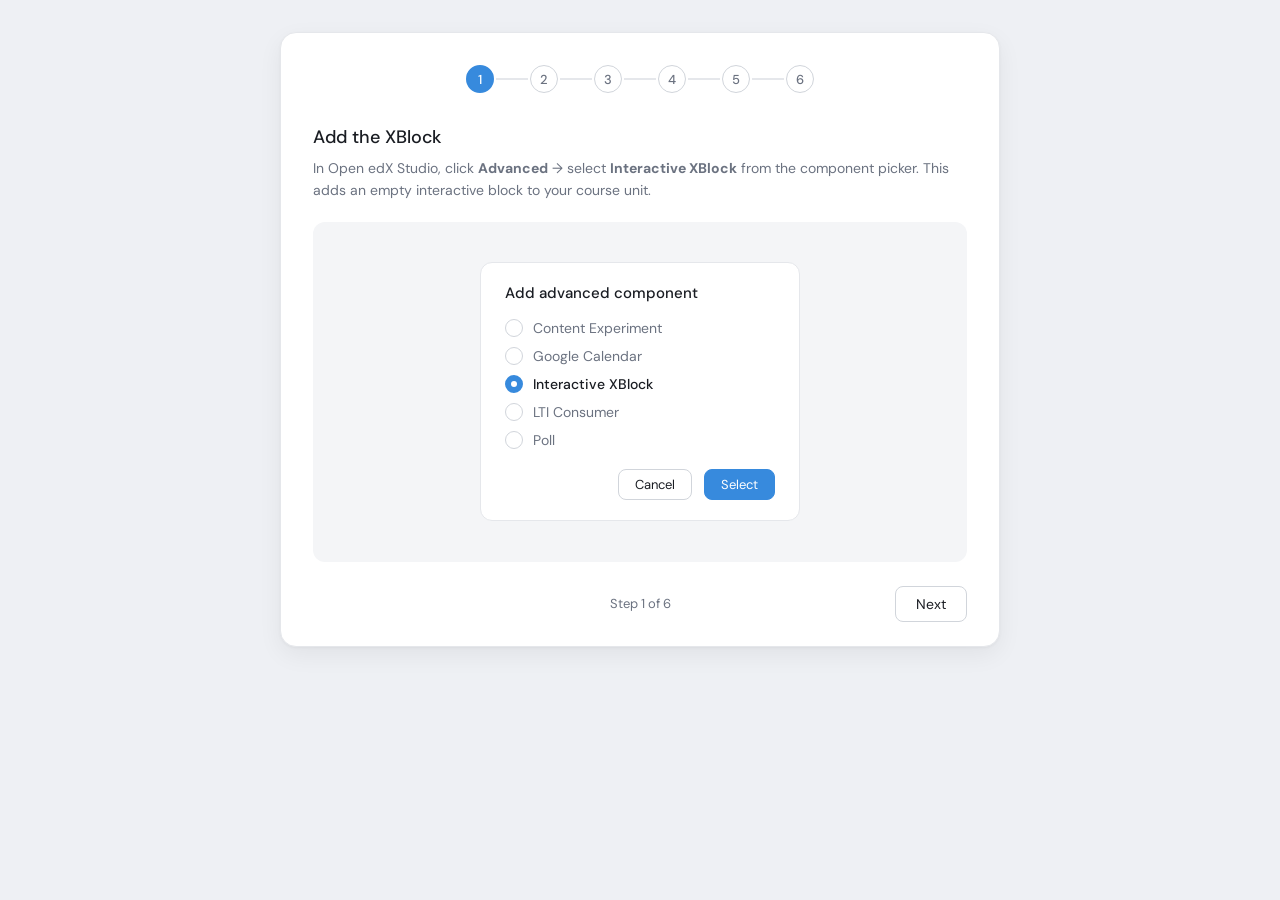
<file: walkthrough/interactive_xblock_workflow_walkthrough.html>
<!DOCTYPE html>
<html lang="en">
<head>
<meta charset="UTF-8">
<meta name="viewport" content="width=device-width, initial-scale=1.0">
<title>Interactive XBlock — Workflow Walkthrough</title>
<link rel="preconnect" href="https://fonts.googleapis.com">
<link href="https://fonts.googleapis.com/css2?family=DM+Sans:ital,wght@0,400;0,500;0,600;1,400&display=swap" rel="stylesheet">
<style>
  :root {
    --color-background-primary: #ffffff;
    --color-background-secondary: #f4f5f7;
    --color-text-primary: #1a1d23;
    --color-text-secondary: #6b7280;
    --color-border-secondary: #d1d5db;
    --color-border-tertiary: #e5e7eb;
    --border-radius-lg: 12px;
    --border-radius-md: 8px;
    --font-mono: 'SFMono-Regular', 'Consolas', 'Liberation Mono', 'Menlo', monospace;
  }

  *, *::before, *::after {
    box-sizing: border-box;
  }

  body {
    margin: 0;
    padding: 2rem 1rem;
    font-family: 'DM Sans', -apple-system, BlinkMacSystemFont, 'Segoe UI', sans-serif;
    background: #eef0f4;
    color: var(--color-text-primary);
    -webkit-font-smoothing: antialiased;
  }

  button {
    font-family: inherit;
    cursor: pointer;
    border: 1px solid var(--color-border-secondary);
    border-radius: var(--border-radius-md);
    background: var(--color-background-primary);
    color: var(--color-text-primary);
    transition: background 0.15s, border-color 0.15s, box-shadow 0.15s;
  }

  button:hover {
    background: var(--color-background-secondary);
    border-color: #b0b5be;
  }

  input[type="text"] {
    font-family: inherit;
    border: 1px solid var(--color-border-tertiary);
    border-radius: var(--border-radius-md);
    background: var(--color-background-primary);
    color: var(--color-text-primary);
    outline: none;
  }

  input[type="text"]:focus {
    border-color: #378ADD;
    box-shadow: 0 0 0 3px rgba(55, 138, 221, 0.12);
  }

  .walkthrough-card {
    max-width: 720px;
    margin: 0 auto;
    background: var(--color-background-primary);
    border: 1px solid var(--color-border-tertiary);
    border-radius: 16px;
    box-shadow: 0 1px 3px rgba(0,0,0,0.04), 0 8px 24px rgba(0,0,0,0.06);
    padding: 2rem 2rem 1.5rem;
  }
</style>
</head>
<body>

<div class="walkthrough-card">

<div id="stepper" style="display: flex; align-items: center; gap: 0; margin-bottom: 2rem; justify-content: center;"></div>

<div id="step-content" style="min-height: 420px;"></div>

<div style="display: flex; justify-content: space-between; align-items: center; margin-top: 1.5rem;">
  <button id="prev-btn" style="font-size: 14px; padding: 8px 20px;">Back</button>
  <span style="font-size: 13px; color: var(--color-text-secondary);" id="step-label"></span>
  <button id="next-btn" style="font-size: 14px; padding: 8px 20px;">Next</button>
</div>
</div>

<script>
const steps = [
  {
    title: "Add the XBlock",
    desc: "In Open edX Studio, click <strong>Advanced</strong> → select <strong>Interactive XBlock</strong> from the component picker. This adds an empty interactive block to your course unit.",
    visual: `
      <div style="background: var(--color-background-secondary); border-radius: var(--border-radius-lg); padding: 1.5rem; min-height: 340px; display: flex; align-items: center; justify-content: center;">
        <div style="background: var(--color-background-primary); border-radius: var(--border-radius-lg); border: 0.5px solid var(--color-border-tertiary); padding: 1.25rem 1.5rem; width: 320px;">
          <p style="font-weight: 500; font-size: 15px; margin: 0 0 16px;">Add advanced component</p>
          <div style="display: flex; flex-direction: column; gap: 10px;">
            <label style="display: flex; align-items: center; gap: 10px; font-size: 14px; color: var(--color-text-secondary); cursor: pointer;"><span style="width: 18px; height: 18px; border-radius: 50%; border: 0.5px solid var(--color-border-secondary); display: inline-block;"></span> Content Experiment</label>
            <label style="display: flex; align-items: center; gap: 10px; font-size: 14px; color: var(--color-text-secondary); cursor: pointer;"><span style="width: 18px; height: 18px; border-radius: 50%; border: 0.5px solid var(--color-border-secondary); display: inline-block;"></span> Google Calendar</label>
            <label style="display: flex; align-items: center; gap: 10px; font-size: 14px; font-weight: 500; color: var(--color-text-primary); cursor: pointer;"><span style="width: 18px; height: 18px; border-radius: 50%; background: #378ADD; border: 2px solid #378ADD; display: inline-flex; align-items: center; justify-content: center;"><span style="width: 6px; height: 6px; background: white; border-radius: 50%;"></span></span> Interactive XBlock</label>
            <label style="display: flex; align-items: center; gap: 10px; font-size: 14px; color: var(--color-text-secondary); cursor: pointer;"><span style="width: 18px; height: 18px; border-radius: 50%; border: 0.5px solid var(--color-border-secondary); display: inline-block;"></span> LTI Consumer</label>
            <label style="display: flex; align-items: center; gap: 10px; font-size: 14px; color: var(--color-text-secondary); cursor: pointer;"><span style="width: 18px; height: 18px; border-radius: 50%; border: 0.5px solid var(--color-border-secondary); display: inline-block;"></span> Poll</label>
          </div>
          <div style="margin-top: 20px; display: flex; gap: 12px; justify-content: flex-end;">
            <button style="font-size: 13px; padding: 6px 16px;">Cancel</button>
            <button style="font-size: 13px; padding: 6px 16px; background: #378ADD; color: white; border-color: #378ADD; border-radius: var(--border-radius-md);">Select</button>
          </div>
        </div>
      </div>`
  },
  {
    title: "Describe your content",
    desc: "Open the <strong>Content Generator</strong> tool. Type a plain-text description of the interactive exercise you want — a quiz, simulation, roleplay, lab, timeline, or anything else. Pick from suggested prompts or write your own.",
    visual: `
      <div style="background: var(--color-background-secondary); border-radius: var(--border-radius-lg); padding: 1.5rem; min-height: 340px;">
        <div style="margin-bottom: 6px;"><span style="font-size: 11px; letter-spacing: 0.08em; color: var(--color-text-secondary); text-transform: uppercase;">interactivexblock</span></div>
        <p style="font-size: 22px; font-weight: 500; margin: 0 0 6px;">Content <span style="font-style: italic; color: #378ADD;">Generator</span></p>
        <p style="font-size: 13px; color: var(--color-text-secondary); margin: 0 0 20px;">Describe the interactive exercise you need and let AI generate XBlock-ready HTML, CSS, and JavaScript.</p>
        <div style="background: var(--color-background-primary); border: 0.5px solid var(--color-border-tertiary); border-radius: var(--border-radius-md); padding: 12px 14px; margin-bottom: 16px;">
          <p style="font-size: 11px; letter-spacing: 0.06em; color: var(--color-text-secondary); text-transform: uppercase; margin: 0 0 8px;">Describe your interactive content</p>
          <p style="font-size: 14px; color: var(--color-text-primary); margin: 0; line-height: 1.6;">Interactive simulation of a solar system with orbiting planets</p>
        </div>
        <div style="display: flex; flex-wrap: wrap; gap: 8px;">
          <span style="font-size: 12px; padding: 6px 12px; border-radius: 20px; border: 0.5px solid var(--color-border-tertiary); color: var(--color-text-secondary); background: var(--color-background-primary);">Virtual chemistry lab</span>
          <span style="font-size: 12px; padding: 6px 12px; border-radius: 20px; border: 0.5px solid var(--color-border-tertiary); color: var(--color-text-secondary); background: var(--color-background-primary);">Roleplay: negotiate a deal</span>
          <span style="font-size: 12px; padding: 6px 12px; border-radius: 20px; border: 0.5px solid var(--color-border-tertiary); color: var(--color-text-secondary); background: var(--color-background-primary);">Decision tree adventure</span>
          <span style="font-size: 12px; padding: 6px 12px; border-radius: 20px; border: 0.5px solid var(--color-border-tertiary); color: var(--color-text-secondary); background: var(--color-background-primary);">French Revolution timeline</span>
        </div>
      </div>`
  },
  {
    title: "AI generates the content",
    desc: "The generator calls the AI (Gemini API) and produces a live preview with separate <strong>HTML</strong>, <strong>CSS</strong>, <strong>JS</strong>, and <strong>Grading</strong> tabs. You see the interactive running in real time.",
    visual: `
      <div style="background: var(--color-background-secondary); border-radius: var(--border-radius-lg); padding: 1.5rem; min-height: 340px;">
        <div style="display: grid; grid-template-columns: 1fr 1.4fr; gap: 16px;">
          <div>
            <p style="font-size: 11px; letter-spacing: 0.06em; color: var(--color-text-secondary); text-transform: uppercase; margin: 0 0 10px;">Refinement chat</p>
            <div style="background: #378ADD; color: white; border-radius: 12px 12px 4px 12px; padding: 10px 14px; font-size: 13px; margin-bottom: 10px; line-height: 1.5;">Interactive simulation of a solar system with orbiting planets</div>
            <div style="background: var(--color-background-primary); border: 0.5px solid var(--color-border-tertiary); border-radius: 4px 12px 12px 12px; padding: 10px 14px; font-size: 13px; color: var(--color-text-secondary); line-height: 1.5;">Content generated successfully.</div>
            <div style="margin-top: 16px; display: flex; gap: 8px; align-items: center;">
              <input type="text" placeholder="Describe changes to refine..." style="flex: 1; font-size: 13px; padding: 8px 12px;" readonly>
              <button style="font-size: 13px; padding: 8px 14px; background: #378ADD; color: white; border-color: #378ADD; border-radius: var(--border-radius-md);">Send</button>
            </div>
          </div>
          <div>
            <p style="font-size: 11px; letter-spacing: 0.06em; color: var(--color-text-secondary); text-transform: uppercase; margin: 0 0 10px;">Live preview</p>
            <div style="background: #1a1a2e; border-radius: var(--border-radius-md); height: 220px; display: flex; align-items: center; justify-content: center; position: relative; overflow: hidden;">
              <div style="width: 160px; height: 160px; border-radius: 50%; border: 1px dashed rgba(255,255,255,0.15); position: absolute;"></div>
              <div style="width: 110px; height: 110px; border-radius: 50%; border: 1px dashed rgba(255,255,255,0.15); position: absolute;"></div>
              <div style="width: 70px; height: 70px; border-radius: 50%; border: 1px dashed rgba(255,255,255,0.15); position: absolute;"></div>
              <div style="width: 24px; height: 24px; border-radius: 50%; background: radial-gradient(circle at 40% 40%, #fff7a0, #f0c040); box-shadow: 0 0 20px rgba(240,192,64,0.5);"></div>
              <div style="width: 6px; height: 6px; border-radius: 50%; background: #7aa5d4; position: absolute; top: 46px; left: 55%;"></div>
              <div style="width: 8px; height: 8px; border-radius: 50%; background: #e07040; position: absolute; bottom: 60px; right: 40%;"></div>
              <div style="width: 7px; height: 7px; border-radius: 50%; background: #5dca70; position: absolute; top: 55%; left: 38px;"></div>
            </div>
            <div style="display: flex; gap: 0; margin-top: 8px; border-bottom: 0.5px solid var(--color-border-tertiary);">
              <span style="font-size: 12px; padding: 6px 12px; border-bottom: 2px solid #378ADD; color: var(--color-text-primary); font-weight: 500;">Preview</span>
              <span style="font-size: 12px; padding: 6px 12px; color: var(--color-text-secondary);">HTML</span>
              <span style="font-size: 12px; padding: 6px 12px; color: var(--color-text-secondary);">CSS</span>
              <span style="font-size: 12px; padding: 6px 12px; color: var(--color-text-secondary);">JS</span>
              <span style="font-size: 12px; padding: 6px 12px; color: var(--color-text-secondary);">Grading</span>
              <span style="font-size: 12px; padding: 6px 12px; color: var(--color-text-secondary);">Export</span>
            </div>
          </div>
        </div>
      </div>`
  },
  {
    title: "Refine with chat",
    desc: "Not perfect? Use the <strong>Refinement chat</strong> to iterate. Ask for changes — \"make planets spherical\", \"add a size quiz\", \"change the background color\" — and the AI regenerates. Every version is saved in <strong>Generation History</strong> so you can load or remove any past attempt.",
    visual: `
      <div style="background: var(--color-background-secondary); border-radius: var(--border-radius-lg); padding: 1.5rem; min-height: 340px;">
        <p style="font-size: 11px; letter-spacing: 0.06em; color: var(--color-text-secondary); text-transform: uppercase; margin: 0 0 12px;">Generation history</p>
        <div style="display: flex; flex-direction: column; gap: 8px;">
          <div style="background: var(--color-background-primary); border: 0.5px solid var(--color-border-tertiary); border-radius: var(--border-radius-md); padding: 12px 16px; display: flex; justify-content: space-between; align-items: center;">
            <div>
              <p style="font-size: 14px; margin: 0; font-weight: 500;">arrange planets in order of its size quiz, display as spherical objects <span style="color: #378ADD;">[refined]</span></p>
              <p style="font-size: 12px; color: var(--color-text-secondary); margin: 4px 0 0;">7/4/2026 11:09 AM</p>
            </div>
            <div style="display: flex; gap: 8px;"><button style="font-size: 12px; padding: 4px 12px;">Load</button><span style="font-size: 12px; color: #A32D2D; cursor: pointer; padding: 4px 8px;">Remove</span></div>
          </div>
          <div style="background: var(--color-background-primary); border: 0.5px solid var(--color-border-tertiary); border-radius: var(--border-radius-md); padding: 12px 16px; display: flex; justify-content: space-between; align-items: center;">
            <div>
              <p style="font-size: 14px; margin: 0;">Interactive simulation of a solar system with orbiting planets</p>
              <p style="font-size: 12px; color: var(--color-text-secondary); margin: 4px 0 0;">7/4/2026 10:35 AM</p>
            </div>
            <div style="display: flex; gap: 8px;"><button style="font-size: 12px; padding: 4px 12px;">Load</button><span style="font-size: 12px; color: #A32D2D; cursor: pointer; padding: 4px 8px;">Remove</span></div>
          </div>
          <div style="background: var(--color-background-primary); border: 0.5px solid var(--color-border-tertiary); border-radius: var(--border-radius-md); padding: 12px 16px; display: flex; justify-content: space-between; align-items: center;">
            <div>
              <p style="font-size: 14px; margin: 0;">Virtual chemistry lab: mix two reagents and observe the reaction</p>
              <p style="font-size: 12px; color: var(--color-text-secondary); margin: 4px 0 0;">4/4/2026 12:43 PM</p>
            </div>
            <div style="display: flex; gap: 8px;"><button style="font-size: 12px; padding: 4px 12px;">Load</button><span style="font-size: 12px; color: #A32D2D; cursor: pointer; padding: 4px 8px;">Remove</span></div>
          </div>
        </div>
      </div>`
  },
  {
    title: "Copy to XBlock",
    desc: "Switch to the <strong>HTML</strong>, <strong>CSS</strong>, or <strong>JS</strong> tab and hit <strong>Copy</strong>. Then open the Interactive XBlock's edit dialog in Studio and paste the generated code into the HTML Content field. Save — done.",
    visual: `
      <div style="background: var(--color-background-secondary); border-radius: var(--border-radius-lg); padding: 1.5rem; min-height: 340px;">
        <div style="display: grid; grid-template-columns: 1fr 1fr; gap: 16px;">
          <div>
            <p style="font-size: 11px; letter-spacing: 0.06em; color: var(--color-text-secondary); text-transform: uppercase; margin: 0 0 10px;">Generator → copy code</p>
            <div style="background: #1e1e2e; border-radius: var(--border-radius-md); padding: 14px; position: relative;">
              <div style="display: flex; gap: 0; margin-bottom: 10px; border-bottom: 0.5px solid rgba(255,255,255,0.1);">
                <span style="font-size: 11px; padding: 4px 10px; color: rgba(255,255,255,0.4);">Preview</span>
                <span style="font-size: 11px; padding: 4px 10px; color: #7aa5d4; border-bottom: 2px solid #7aa5d4; font-weight: 500;">HTML</span>
                <span style="font-size: 11px; padding: 4px 10px; color: rgba(255,255,255,0.4);">CSS</span>
                <span style="font-size: 11px; padding: 4px 10px; color: rgba(255,255,255,0.4);">JS</span>
              </div>
              <pre style="font-family: var(--font-mono); font-size: 11px; color: rgba(255,255,255,0.75); margin: 0; line-height: 1.7; white-space: pre-wrap; word-break: break-all;">&lt;div class="solar-system"&gt;
  &lt;div class="sun"&gt;&lt;/div&gt;
  &lt;div class="orbit"&gt;
    &lt;div class="planet mercury"&gt;
    &lt;/div&gt;
  &lt;/div&gt;
  ...</pre>
              <div style="position: absolute; top: 14px; right: 14px;"><button style="font-size: 11px; padding: 3px 10px; background: rgba(255,255,255,0.1); color: rgba(255,255,255,0.7); border-color: rgba(255,255,255,0.2); border-radius: 4px;">Copy</button></div>
            </div>
          </div>
          <div>
            <p style="font-size: 11px; letter-spacing: 0.06em; color: var(--color-text-secondary); text-transform: uppercase; margin: 0 0 10px;">Studio → paste into XBlock</p>
            <div style="background: var(--color-background-primary); border: 0.5px solid var(--color-border-tertiary); border-radius: var(--border-radius-md); padding: 14px;">
              <p style="font-size: 15px; font-weight: 500; margin: 0 0 12px;">Editing: Interactive XBlock</p>
              <div style="margin-bottom: 8px;">
                <p style="font-size: 12px; color: var(--color-text-secondary); margin: 0 0 4px;">Display name</p>
                <div style="border: 0.5px solid var(--color-border-tertiary); border-radius: 4px; padding: 8px 10px; font-size: 13px;">Solar System Simulation</div>
              </div>
              <div>
                <p style="font-size: 12px; color: var(--color-text-secondary); margin: 0 0 4px;">HTML content</p>
                <div style="border: 0.5px solid var(--color-border-tertiary); border-radius: 4px; padding: 8px 10px; font-family: var(--font-mono); font-size: 11px; color: var(--color-text-secondary); line-height: 1.6; min-height: 80px;">&lt;div class="solar-system"&gt;<br>  &lt;div class="sun"&gt;&lt;/div&gt;<br>  &lt;div class="orbit"&gt;...</div>
              </div>
              <div style="margin-top: 12px; display: flex; gap: 10px;">
                <button style="font-size: 13px; padding: 6px 16px; background: #378ADD; color: white; border-color: #378ADD; border-radius: var(--border-radius-md);">Save</button>
                <button style="font-size: 13px; padding: 6px 16px;">Cancel</button>
              </div>
            </div>
          </div>
        </div>
      </div>`
  },
  {
    title: "Learners interact",
    desc: "Publish the unit and learners see the fully interactive content — simulations, quizzes, roleplay scenarios, virtual labs — running natively inside Open edX courseware. No iframes, no external dependencies.",
    visual: `
      <div style="background: var(--color-background-secondary); border-radius: var(--border-radius-lg); padding: 1.5rem; min-height: 340px;">
        <div style="background: var(--color-background-primary); border: 0.5px solid var(--color-border-tertiary); border-radius: var(--border-radius-lg); overflow: hidden;">
          <div style="display: flex; gap: 0; padding: 10px 16px; border-bottom: 0.5px solid var(--color-border-tertiary);">
            <span style="font-size: 13px; font-weight: 500; padding-bottom: 6px; border-bottom: 2px solid #378ADD; margin-right: 20px;">Course</span>
            <span style="font-size: 13px; color: var(--color-text-secondary); margin-right: 20px;">Progress</span>
            <span style="font-size: 13px; color: var(--color-text-secondary); margin-right: 20px;">Dates</span>
            <span style="font-size: 13px; color: var(--color-text-secondary);">Instructor</span>
          </div>
          <div style="display: grid; grid-template-columns: 180px minmax(0, 1fr); min-height: 260px;">
            <div style="border-right: 0.5px solid var(--color-border-tertiary); padding: 16px;">
              <p style="font-size: 13px; font-weight: 500; margin: 0 0 12px;">Section</p>
              <div style="background: var(--color-background-secondary); border-radius: 6px; padding: 8px 10px; font-size: 13px; margin-bottom: 6px;">Subsection</div>
              <div style="padding: 6px 10px 6px 20px; font-size: 13px; color: #378ADD; font-weight: 500;">Unit</div>
            </div>
            <div style="padding: 20px; display: flex; flex-direction: column; align-items: center; justify-content: center;">
              <div style="background: #1a1a2e; border-radius: var(--border-radius-md); width: 100%; height: 200px; display: flex; align-items: center; justify-content: center; position: relative; overflow: hidden; margin-bottom: 12px;">
                <div style="width: 140px; height: 140px; border-radius: 50%; border: 1px dashed rgba(255,255,255,0.12); position: absolute;"></div>
                <div style="width: 100px; height: 100px; border-radius: 50%; border: 1px dashed rgba(255,255,255,0.12); position: absolute;"></div>
                <div style="width: 60px; height: 60px; border-radius: 50%; border: 1px dashed rgba(255,255,255,0.12); position: absolute;"></div>
                <div style="width: 22px; height: 22px; border-radius: 50%; background: radial-gradient(circle at 40% 40%, #fff7a0, #f0c040); box-shadow: 0 0 16px rgba(240,192,64,0.4);"></div>
                <div style="width: 5px; height: 5px; border-radius: 50%; background: #7aa5d4; position: absolute; top: 35px; right: 42%;"></div>
                <div style="width: 7px; height: 7px; border-radius: 50%; background: #e07040; position: absolute; bottom: 50px; left: 38%;"></div>
                <div style="width: 6px; height: 6px; border-radius: 50%; background: #5dca70; position: absolute; top: 52%; right: 30px;"></div>
              </div>
              <div style="display: flex; gap: 10px;">
                <button style="font-size: 12px; padding: 6px 14px; background: #534AB7; color: white; border-color: #534AB7; border-radius: var(--border-radius-md);">Toggle Simulation</button>
                <button style="font-size: 12px; padding: 6px 14px; background: #534AB7; color: white; border-color: #534AB7; border-radius: var(--border-radius-md);">Reset Simulation</button>
              </div>
            </div>
          </div>
        </div>
      </div>`
  }
];

let current = 0;

function renderStepper() {
  const el = document.getElementById('stepper');
  el.innerHTML = steps.map((s, i) => {
    const active = i === current;
    const done = i < current;
    const circleStyle = active
      ? 'background: #378ADD; color: white; border: 2px solid #378ADD;'
      : done
        ? 'background: var(--color-background-primary); color: #378ADD; border: 2px solid #378ADD;'
        : 'background: var(--color-background-primary); color: var(--color-text-secondary); border: 0.5px solid var(--color-border-secondary);';
    const line = i < steps.length - 1
      ? `<div style="width: 32px; height: 2px; background: ${i < current ? '#378ADD' : 'var(--color-border-tertiary)'}; margin: 0 2px;"></div>`
      : '';
    return `<div style="display: flex; align-items: center;">
      <div style="width: 28px; height: 28px; border-radius: 50%; ${circleStyle} display: flex; align-items: center; justify-content: center; font-size: 13px; font-weight: 500; flex-shrink: 0; cursor: pointer;" onclick="goTo(${i})">${done ? '&#10003;' : i + 1}</div>
      ${line}
    </div>`;
  }).join('');
}

function renderContent() {
  const s = steps[current];
  document.getElementById('step-content').innerHTML = `
    <p style="font-size: 18px; font-weight: 500; margin: 0 0 8px;">${s.title}</p>
    <p style="font-size: 14px; color: var(--color-text-secondary); line-height: 1.6; margin: 0 0 20px;">${s.desc}</p>
    ${s.visual}
  `;
  document.getElementById('step-label').textContent = `Step ${current + 1} of ${steps.length}`;
  document.getElementById('prev-btn').style.visibility = current === 0 ? 'hidden' : 'visible';
  document.getElementById('next-btn').textContent = current === steps.length - 1 ? 'Done' : 'Next';
}

function goTo(i) { current = i; renderStepper(); renderContent(); }

document.getElementById('next-btn').addEventListener('click', () => {
  if (current < steps.length - 1) { current++; renderStepper(); renderContent(); }
});
document.getElementById('prev-btn').addEventListener('click', () => {
  if (current > 0) { current--; renderStepper(); renderContent(); }
});

renderStepper();
renderContent();
</script>

</div>
</body>
</html>
</file>
